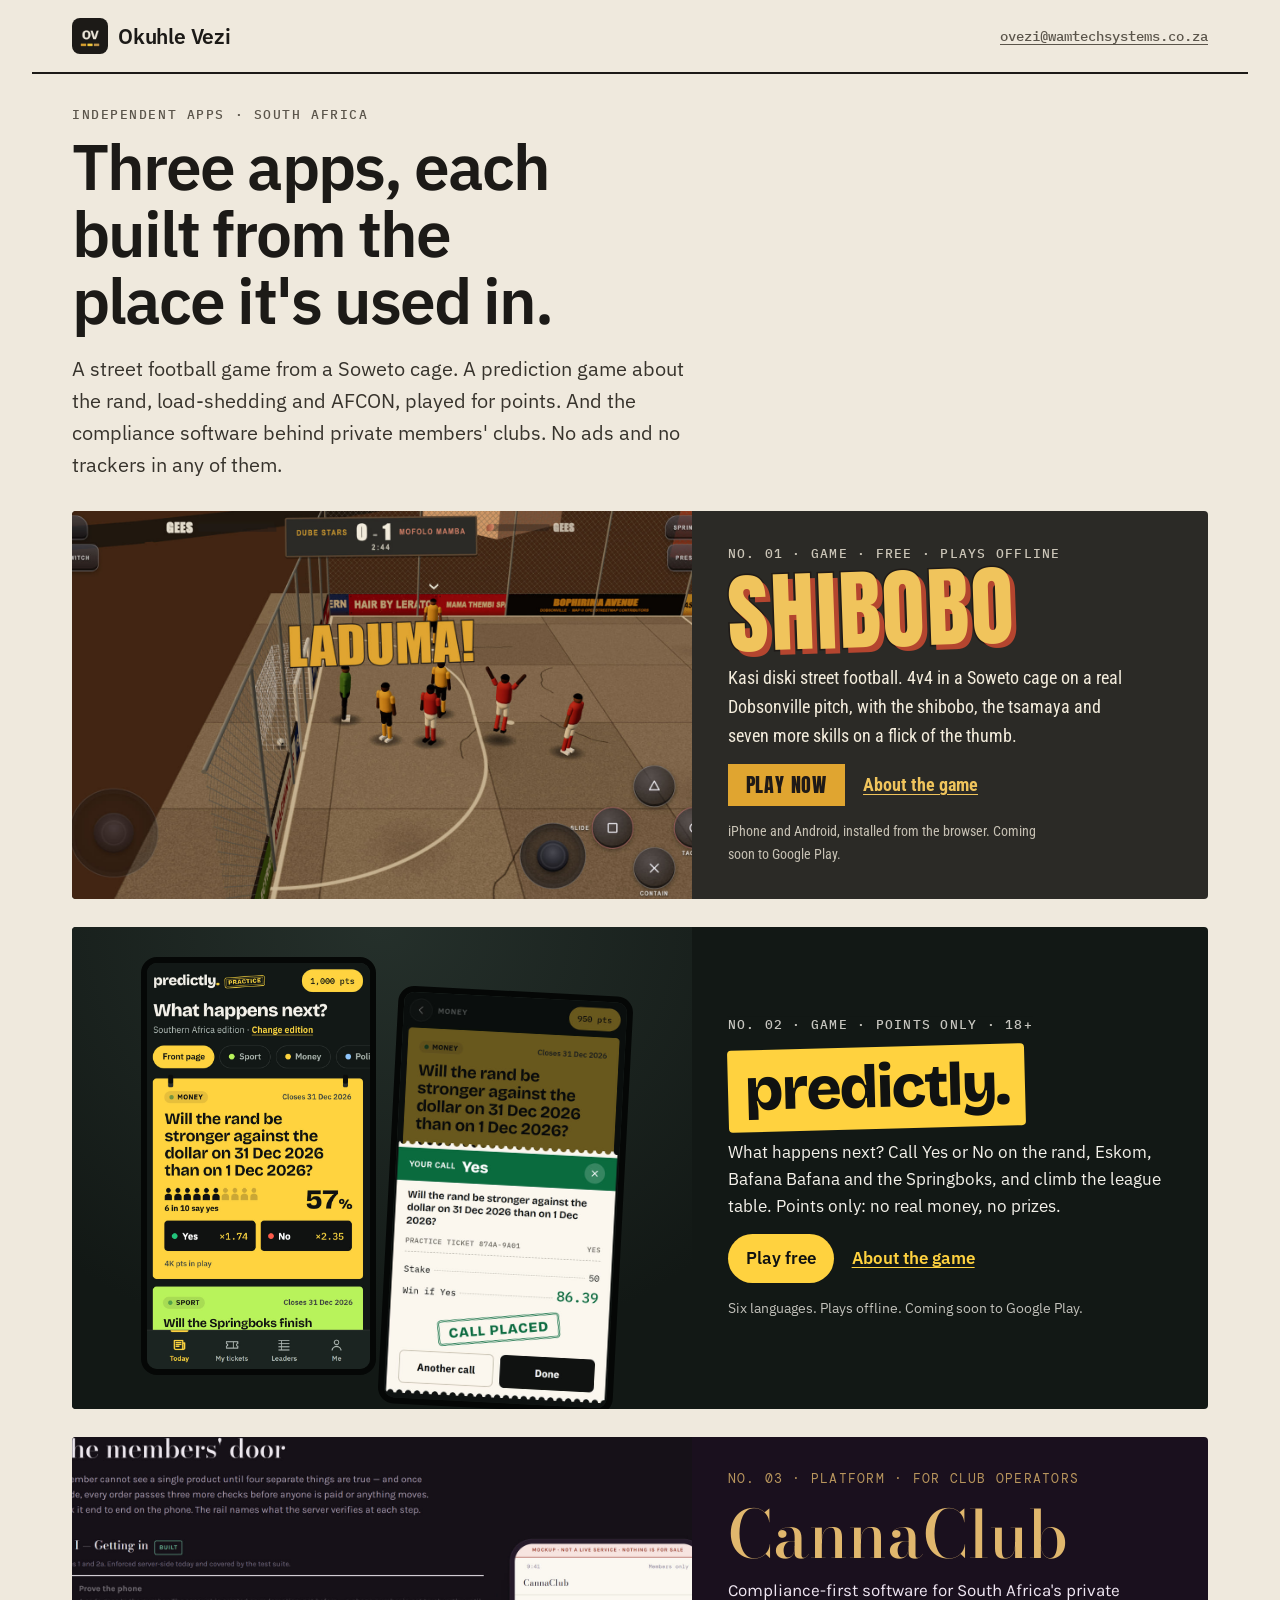
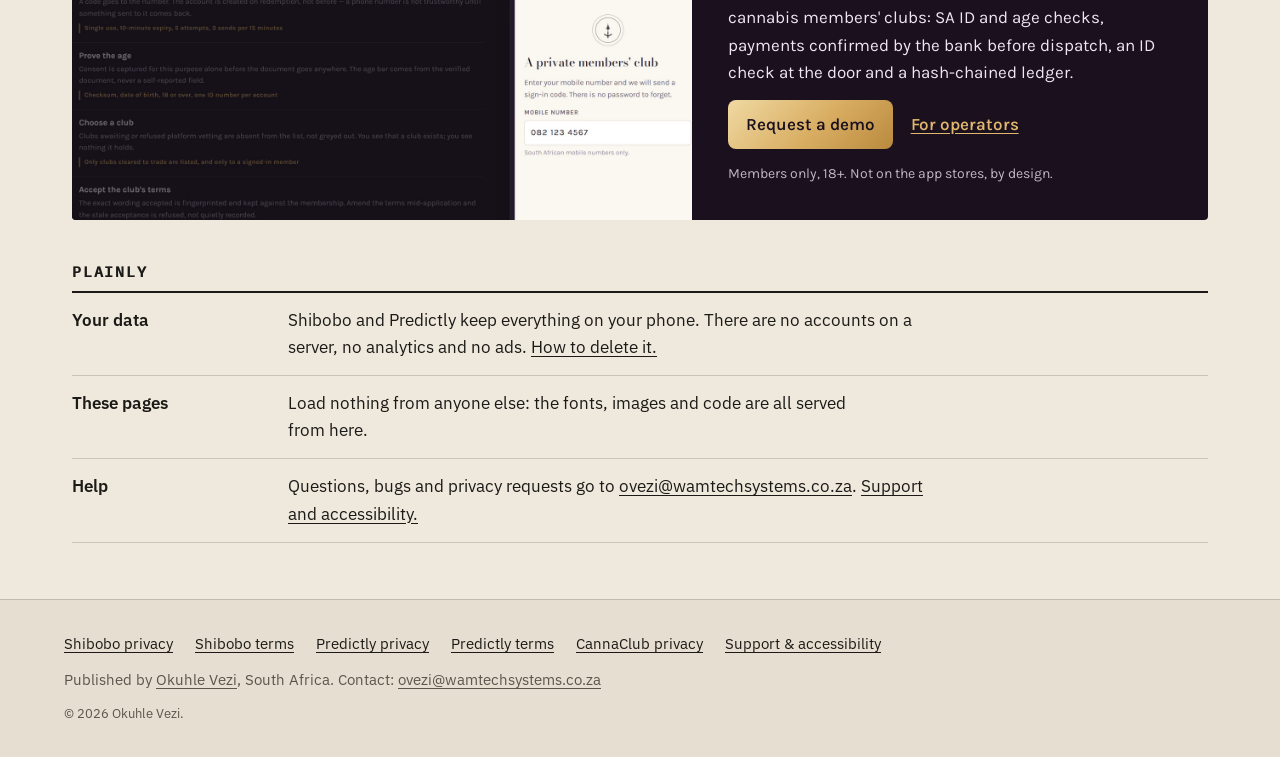
<file: index.html>
<!doctype html>
<html lang="en-ZA">
<head>
  <meta charset="utf-8">
  <meta name="viewport" content="width=device-width, initial-scale=1, viewport-fit=cover">
  <title>Okuhle Vezi: Shibobo, Predictly and CannaClub</title>
  <meta name="description" content="Independent apps made in South Africa: Shibobo, a kasi street football game; Predictly, a points-only prediction game; and CannaClub, compliance software for private members' clubs.">
  <link rel="canonical" href="https://okuvezi-dotcom.github.io/">
  <meta name="theme-color" content="#efe9dd">
  <meta name="color-scheme" content="light">
  <meta name="author" content="Okuhle Vezi">
  <link rel="icon" type="image/png" sizes="192x192" href="okuvezi-icon.png">
  <link rel="apple-touch-icon" href="okuvezi-touch.png">
  <meta property="og:type" content="website">
  <meta property="og:site_name" content="Okuhle Vezi">
  <meta property="og:locale" content="en_ZA">
  <meta property="og:url" content="https://okuvezi-dotcom.github.io/">
  <meta property="og:title" content="Okuhle Vezi">
  <meta property="og:description" content="Independent apps made in South Africa: Shibobo, a kasi street football game; Predictly, a points-only prediction game; and CannaClub, compliance software for private members' clubs.">
  <meta property="og:image" content="https://okuvezi-dotcom.github.io/og-okuvezi.jpg">
  <meta property="og:image:type" content="image/jpeg">
  <meta property="og:image:width" content="1200">
  <meta property="og:image:height" content="630">
  <meta property="og:image:alt" content="Shibobo, Predictly and CannaClub, by Okuhle Vezi">
  <meta name="twitter:card" content="summary_large_image">
  <meta name="twitter:title" content="Okuhle Vezi">
  <meta name="twitter:description" content="Independent apps made in South Africa: Shibobo, a kasi street football game; Predictly, a points-only prediction game; and CannaClub, compliance software for private members' clubs.">
  <meta name="twitter:image" content="https://okuvezi-dotcom.github.io/og-okuvezi.jpg">
  <meta name="twitter:image:alt" content="Shibobo, Predictly and CannaClub, by Okuhle Vezi">
  <link rel="preload" href="anton.woff2" as="font" type="font/woff2" crossorigin>
  <link rel="preload" href="bricolage.woff2" as="font" type="font/woff2" crossorigin>
  <link rel="stylesheet" href="base.css">
  <link rel="stylesheet" href="hub.css">
  <script src="site.js" defer></script>
</head>
<body class="hub">
<a class="skip" href="#main">Skip to content</a>

<header class="colophon">
  <a class="colophon__who" href="index.html"><img src="okuvezi-icon.png" alt="" width="36" height="36"><span>Okuhle Vezi</span></a>
  <a class="colophon__mail" href="mailto:ovezi@wamtechsystems.co.za">ovezi@wamtechsystems.co.za</a>
</header>

<main id="main">
  <section class="intro">
    <p class="intro__kicker">Independent apps · South Africa</p>

    <h1>Three apps, each built from the place it's used in.</h1>
    <p class="intro__lede">A street football game from a Soweto cage. A prediction game about the rand, load-shedding and AFCON, played for points. And the compliance software behind private members' clubs. No ads and no trackers in any of them.</p>

  </section>

  <ol class="catalogue">
    <li class="cat cat--shibobo">
      <a class="cat__pic" href="shibobo.html" tabindex="-1" aria-hidden="true"><img src="shibobo-poster.jpg" width="1600" height="900" alt=""></a>
      <div class="cat__body">
        <p class="cat__no">No. 01 · Game · Free · Plays offline</p>
        <h2><a href="shibobo.html">Shibobo</a></h2>
        <p>Kasi diski street football. 4v4 in a Soweto cage on a real Dobsonville pitch, with the shibobo, the tsamaya and seven more skills on a flick of the thumb.</p>
        <p class="cat__links"><a class="go" href="https://okuvezi-dotcom.github.io/shibobo/">Play now</a><a href="shibobo.html">About the game</a></p>
        <p class="cat__status">iPhone and Android, installed from the browser. Coming soon to Google Play.</p>
      </div>
    </li>

    <li class="cat cat--predictly">
      <a class="cat__pic" href="predictly.html" tabindex="-1" aria-hidden="true">
        <img src="predictly-poster.jpg" width="720" height="1280" alt="" loading="lazy">
        <img src="predictly-ticket.jpg" width="540" height="960" alt="" loading="lazy">
      </a>
      <div class="cat__body">
        <p class="cat__no">No. 02 · Game · Points only · 18+</p>
        <h2><a href="predictly.html">predictly<i>.</i></a></h2>
        <p>What happens next? Call Yes or No on the rand, Eskom, Bafana Bafana and the Springboks, and climb the league table. Points only: no real money, no prizes.</p>
        <p class="cat__links"><a class="go" href="https://okuvezi-dotcom.github.io/predictly-app/">Play free</a><a href="predictly.html">About the game</a></p>
        <p class="cat__status">Six languages. Plays offline. Coming soon to Google Play.</p>
      </div>
    </li>


    <li class="cat cat--cannaclub">
      <a class="cat__pic" href="cannaclub.html" tabindex="-1" aria-hidden="true"><img src="cannaclub-poster.jpg" width="1600" height="900" alt="" loading="lazy"></a>
      <div class="cat__body">
        <p class="cat__no">No. 03 · Platform · For club operators</p>
        <h2><a href="cannaclub.html">CannaClub</a></h2>
        <p>Compliance-first software for South Africa's private cannabis members' clubs: SA ID and age checks, payments confirmed by the bank before dispatch, an ID check at the door and a hash-chained ledger.</p>
        <p class="cat__links"><a class="go" href="cannaclub.html#demo-h">Request a demo</a><a href="cannaclub.html">For operators</a></p>
        <p class="cat__status">Members only, 18+. Not on the app stores, by design.</p>
      </div>
    </li>

  </ol>

  <section class="plain" aria-labelledby="plain-h">
    <h2 id="plain-h">Plainly</h2>
    <dl>
      <div><dt>Your data</dt><dd>Shibobo and Predictly keep everything on your phone. There are no accounts on a server, no analytics and no ads. <a href="support.html#delete">How to delete it.</a></dd></div>
      <div><dt>These pages</dt><dd>Load nothing from anyone else: the fonts, images and code are all served from here.</dd></div>
      <div><dt>Help</dt><dd>Questions, bugs and privacy requests go to <a href="mailto:ovezi@wamtechsystems.co.za">ovezi@wamtechsystems.co.za</a>. <a href="support.html">Support and accessibility.</a></dd></div>
    </dl>
  </section>
</main>
<footer class="site-foot">
  <div class="site-foot__in">
    <nav aria-label="Policies and help"><ul><li><a href="shibobo-privacy.html">Shibobo privacy</a></li><li><a href="shibobo-terms.html">Shibobo terms</a></li><li><a href="predictly-privacy.html">Predictly privacy</a></li><li><a href="predictly-terms.html">Predictly terms</a></li><li><a href="cannaclub-privacy.html">CannaClub privacy</a></li><li><a href="support.html">Support &amp; accessibility</a></li></ul></nav>
    <p class="site-foot__who">Published by <a href="index.html">Okuhle Vezi</a>, South Africa. Contact: <a href="mailto:ovezi@wamtechsystems.co.za">ovezi@wamtechsystems.co.za</a></p>
    <p class="site-foot__small">© 2026 Okuhle Vezi.</p>
  </div>
</footer>
</body>
</html>
</file>
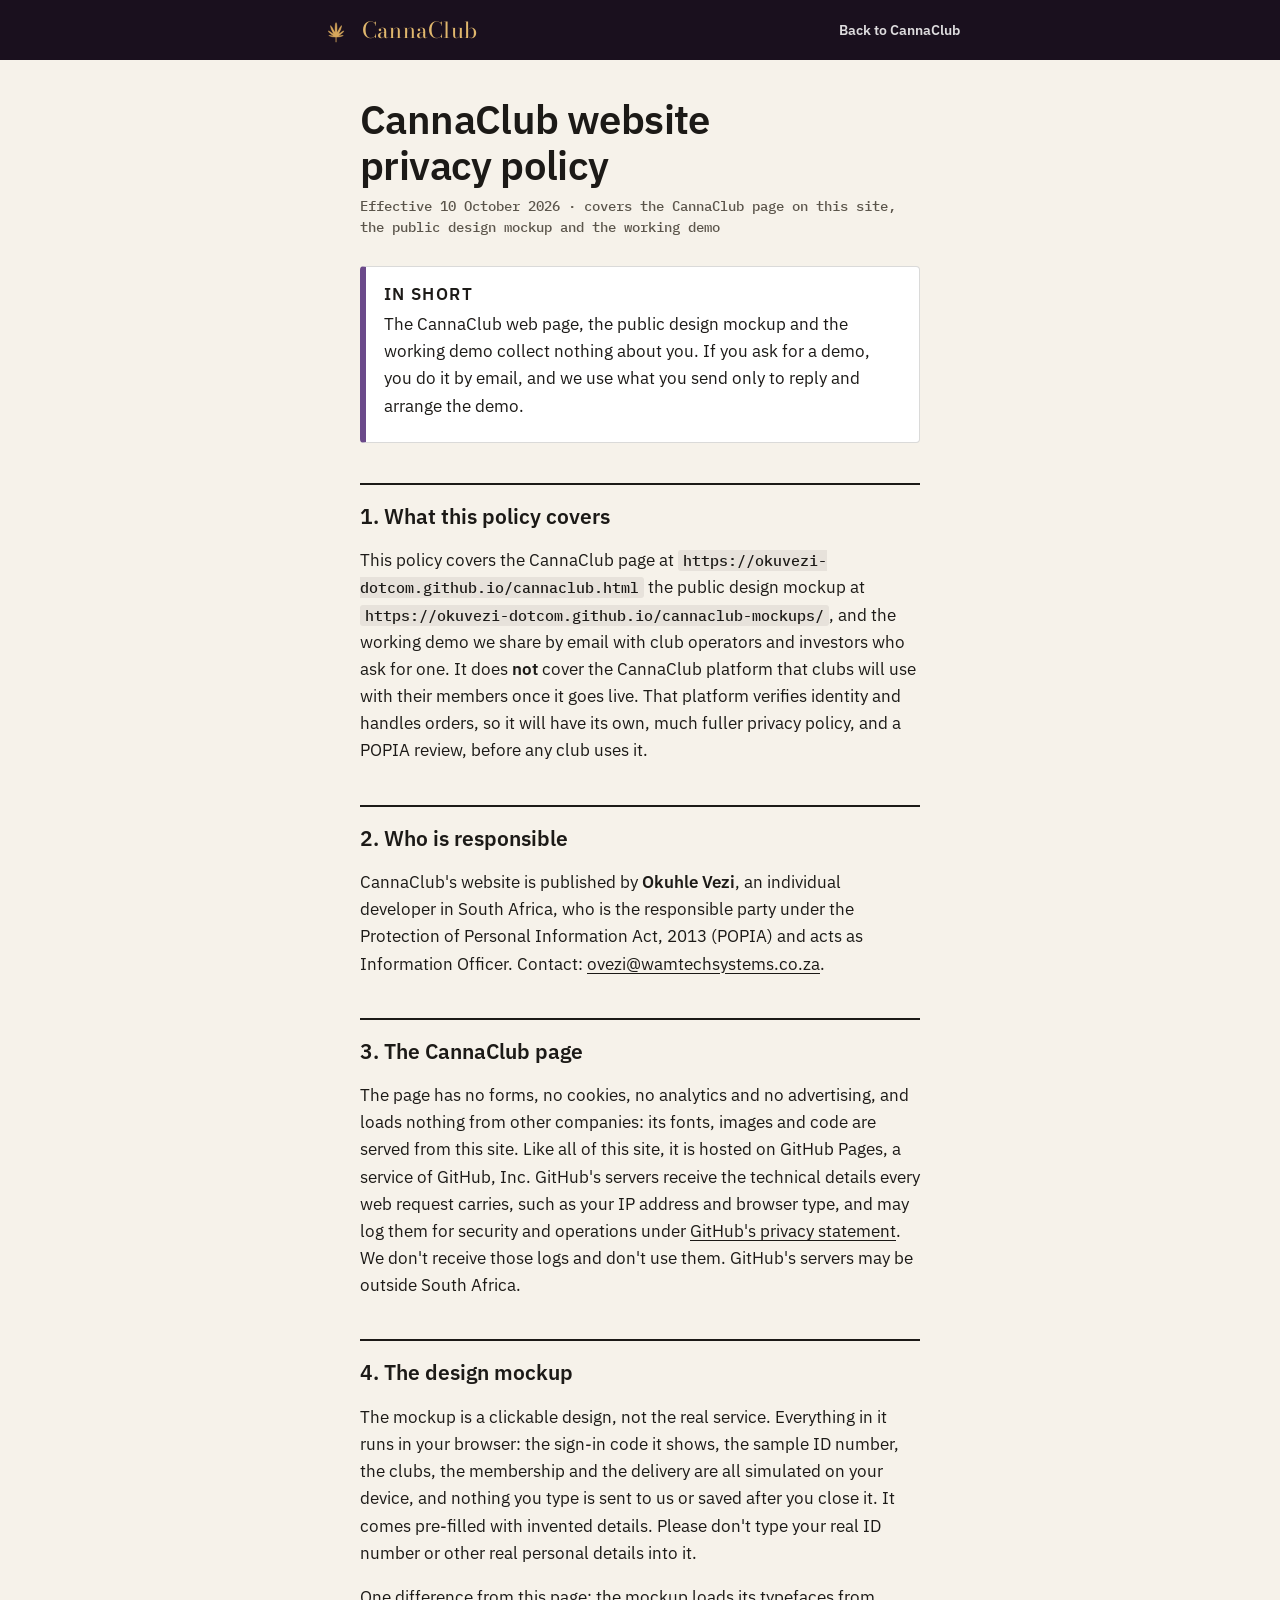
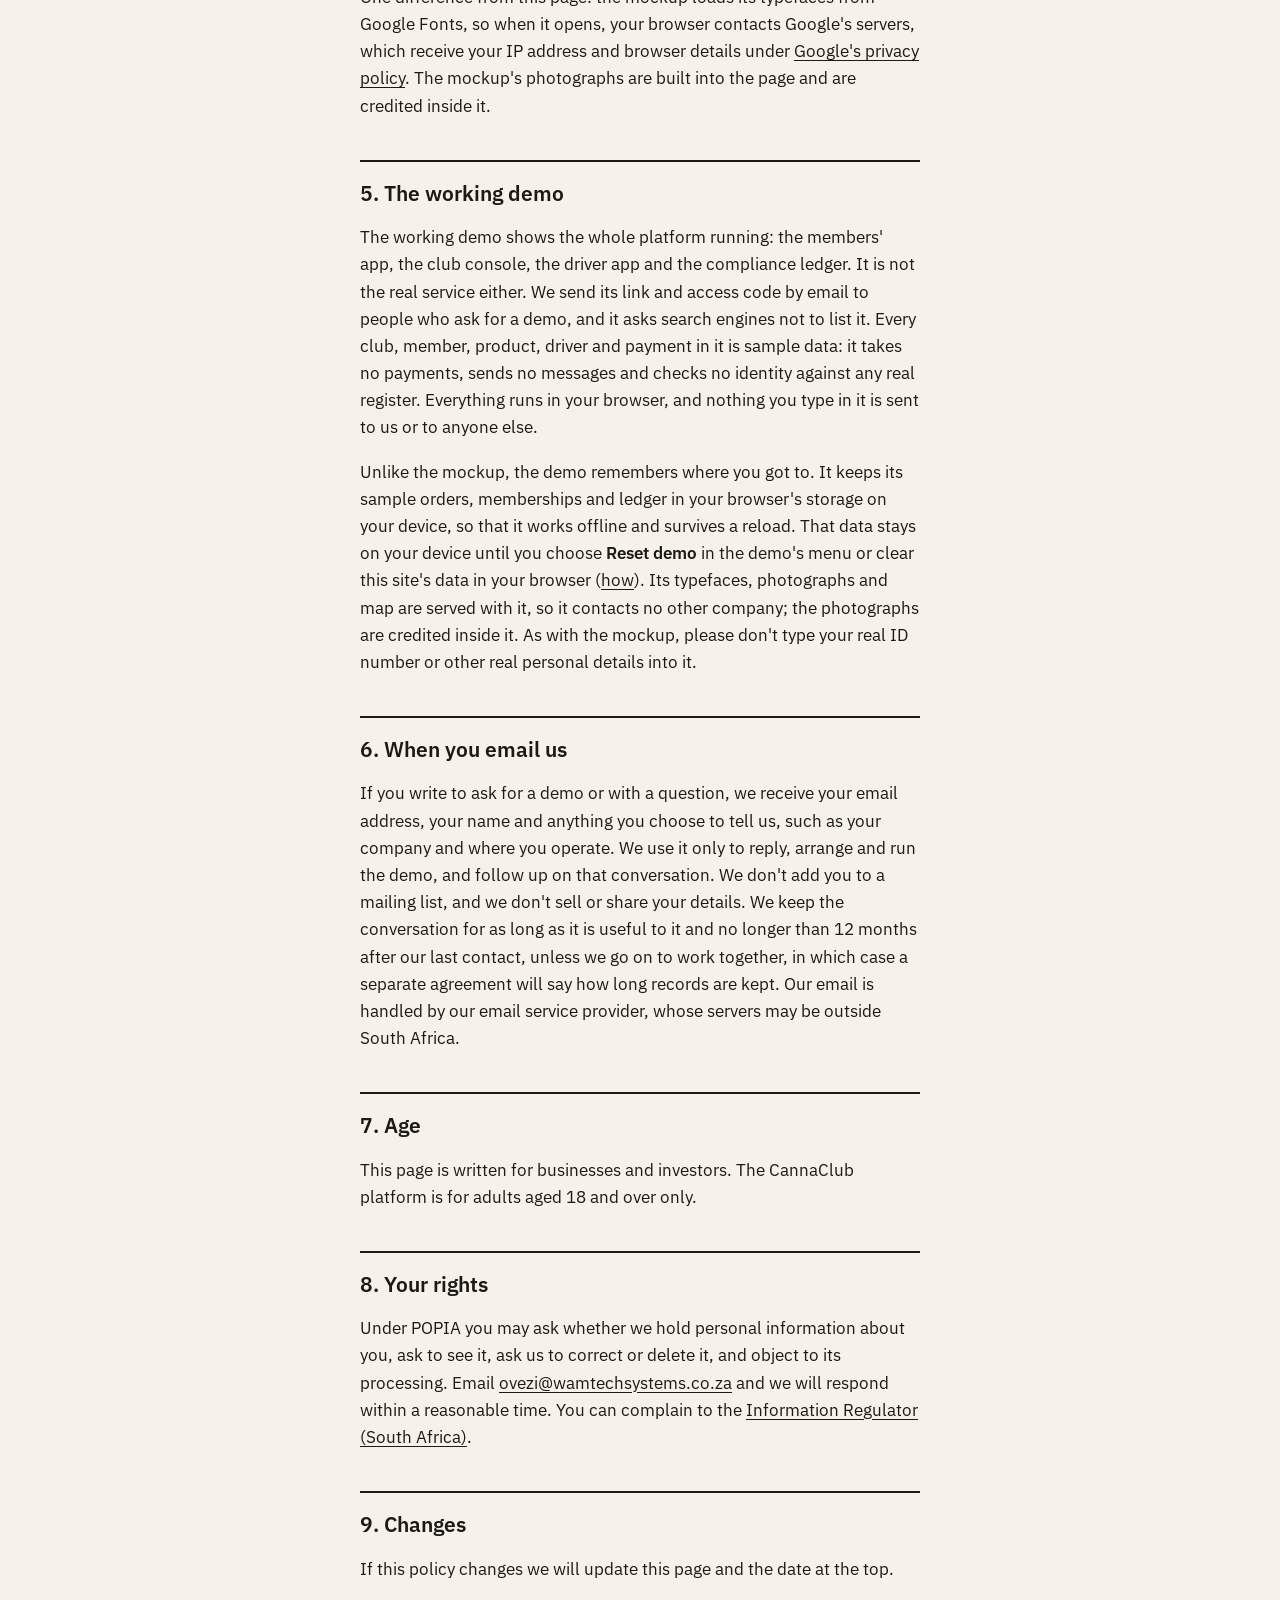
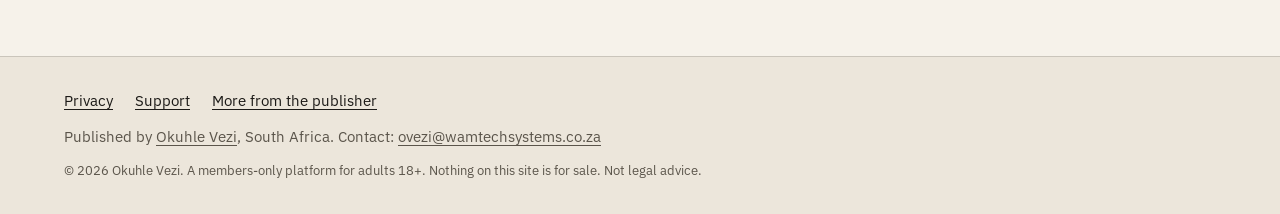
<file: cannaclub-privacy.html>
<!doctype html>
<html lang="en-ZA">
<head>
  <meta charset="utf-8">
  <meta name="viewport" content="width=device-width, initial-scale=1, viewport-fit=cover">
  <title>CannaClub website privacy policy</title>
  <meta name="description" content="How the CannaClub website and public design mockup handle information: nothing is collected, and demo enquiries arrive by email.">
  <link rel="canonical" href="https://okuvezi-dotcom.github.io/cannaclub-privacy.html">
  <meta name="theme-color" content="#1a101e">
  <meta name="color-scheme" content="light">
  <meta name="author" content="Okuhle Vezi">
  <link rel="icon" type="image/png" sizes="192x192" href="cannaclub-icon.png">
  <link rel="apple-touch-icon" href="cannaclub-touch.png">
  <meta property="og:type" content="website">
  <meta property="og:site_name" content="Okuhle Vezi">
  <meta property="og:locale" content="en_ZA">
  <meta property="og:url" content="https://okuvezi-dotcom.github.io/cannaclub-privacy.html">
  <meta property="og:title" content="CannaClub website privacy policy">
  <meta property="og:description" content="How the CannaClub website and public design mockup handle information: nothing is collected, and demo enquiries arrive by email.">
  <meta property="og:image" content="https://okuvezi-dotcom.github.io/og-cannaclub.jpg">
  <meta property="og:image:type" content="image/jpeg">
  <meta property="og:image:width" content="1200">
  <meta property="og:image:height" content="630">
  <meta property="og:image:alt" content="CannaClub">
  <meta name="twitter:card" content="summary_large_image">
  <meta name="twitter:title" content="CannaClub website privacy policy">
  <meta name="twitter:description" content="How the CannaClub website and public design mockup handle information: nothing is collected, and demo enquiries arrive by email.">
  <meta name="twitter:image" content="https://okuvezi-dotcom.github.io/og-cannaclub.jpg">
  <meta name="twitter:image:alt" content="CannaClub">
  <link rel="preload" href="plex-sans-400.woff2" as="font" type="font/woff2" crossorigin>
  <link rel="stylesheet" href="base.css">
  <script src="site.js" defer></script>
</head>
<body class="legal app-cannaclub">
<!--
  NOTE FOR THE PUBLISHER (not shown on the page): this was drafted in plain language from what the app's code actually does. It is not legal advice. Have a South African attorney review it before a commercial launch, and re-check it whenever the app starts sending anything off the device.
-->
<a class="skip" href="#main">Skip to content</a>
<header class="doc-top">
  <div class="doc-top__in">
    <a href="cannaclub.html"><img src="cannaclub-icon.png" alt="" width="32" height="32"><span class="name">CannaClub</span></a>
    <a class="back" href="cannaclub.html">Back to CannaClub</a>
  </div>
</header>

<main id="main" class="doc">
  <h1>CannaClub website privacy policy</h1>
  <p class="meta">Effective 10 October 2026 · covers the CannaClub page on this site, the public design mockup and the working demo</p>

  <section class="short" aria-labelledby="short-h">
    <h2 id="short-h">In short</h2>
    <p>The CannaClub web page, the public design mockup and the working demo collect nothing about you. If you ask for a demo, you do it by email, and we use what you send only to reply and arrange the demo.</p>
  </section>

  <h2 id="scope">1. What this policy covers</h2>
  <p>This policy covers the CannaClub page at <code>https://okuvezi-dotcom.github.io/cannaclub.html</code> the public design mockup at <code>https://okuvezi-dotcom.github.io/cannaclub-mockups/</code>, and the working demo we share by email with club operators and investors who ask for one. It does <strong>not</strong> cover the CannaClub platform that clubs will use with their members once it goes live. That platform verifies identity and handles orders, so it will have its own, much fuller privacy policy, and a POPIA review, before any club uses it.</p>

  <h2 id="who">2. Who is responsible</h2>
  <p>CannaClub's website is published by <strong>Okuhle Vezi</strong>, an individual developer in South Africa, who is the responsible party under the Protection of Personal Information Act, 2013 (POPIA) and acts as Information Officer. Contact: <a href="mailto:ovezi@wamtechsystems.co.za">ovezi@wamtechsystems.co.za</a>.</p>

  <h2 id="page">3. The CannaClub page</h2>
  <p>The page has no forms, no cookies, no analytics and no advertising, and loads nothing from other companies: its fonts, images and code are served from this site. Like all of this site, it is hosted on GitHub Pages, a service of GitHub, Inc. GitHub's servers receive the technical details every web request carries, such as your IP address and browser type, and may log them for security and operations under <a href="https://docs.github.com/en/site-policy/privacy-policies/github-general-privacy-statement">GitHub's privacy statement</a>. We don't receive those logs and don't use them. GitHub's servers may be outside South Africa.</p>

  <h2 id="mockup">4. The design mockup</h2>
  <p>The mockup is a clickable design, not the real service. Everything in it runs in your browser: the sign-in code it shows, the sample ID number, the clubs, the membership and the delivery are all simulated on your device, and nothing you type is sent to us or saved after you close it. It comes pre-filled with invented details. Please don't type your real ID number or other real personal details into it.</p>
  <p>One difference from this page: the mockup loads its typefaces from Google Fonts, so when it opens, your browser contacts Google's servers, which receive your IP address and browser details under <a href="https://policies.google.com/privacy">Google's privacy policy</a>. The mockup's photographs are built into the page and are credited inside it.</p>

  <h2 id="demo">5. The working demo</h2>
  <p>The working demo shows the whole platform running: the members' app, the club console, the driver app and the compliance ledger. It is not the real service either. We send its link and access code by email to people who ask for a demo, and it asks search engines not to list it. Every club, member, product, driver and payment in it is sample data: it takes no payments, sends no messages and checks no identity against any real register. Everything runs in your browser, and nothing you type in it is sent to us or to anyone else.</p>
  <p>Unlike the mockup, the demo remembers where you got to. It keeps its sample orders, memberships and ledger in your browser's storage on your device, so that it works offline and survives a reload. That data stays on your device until you choose <strong>Reset demo</strong> in the demo's menu or clear this site's data in your browser (<a href="support.html#delete">how</a>). Its typefaces, photographs and map are served with it, so it contacts no other company; the photographs are credited inside it. As with the mockup, please don't type your real ID number or other real personal details into it.</p>

  <h2 id="email">6. When you email us</h2>
  <p>If you write to ask for a demo or with a question, we receive your email address, your name and anything you choose to tell us, such as your company and where you operate. We use it only to reply, arrange and run the demo, and follow up on that conversation. We don't add you to a mailing list, and we don't sell or share your details. We keep the conversation for as long as it is useful to it and no longer than 12 months after our last contact, unless we go on to work together, in which case a separate agreement will say how long records are kept. Our email is handled by our email service provider, whose servers may be outside South Africa.</p>

  <h2 id="age">7. Age</h2>
  <p>This page is written for businesses and investors. The CannaClub platform is for adults aged 18 and over only.</p>

  <h2 id="rights">8. Your rights</h2>
  <p>Under POPIA you may ask whether we hold personal information about you, ask to see it, ask us to correct or delete it, and object to its processing. Email <a href="mailto:ovezi@wamtechsystems.co.za">ovezi@wamtechsystems.co.za</a> and we will respond within a reasonable time. You can complain to the <a href="https://inforegulator.org.za/">Information Regulator (South Africa)</a>.</p>

  <h2 id="changes">9. Changes</h2>
  <p>If this policy changes we will update this page and the date at the top.</p>
</main>
<footer class="site-foot">
  <div class="site-foot__in">
    <nav aria-label="Policies and help"><ul><li><a href="cannaclub-privacy.html">Privacy</a></li><li><a href="support.html">Support</a></li><li><a href="index.html">More from the publisher</a></li></ul></nav>
    <p class="site-foot__who">Published by <a href="index.html">Okuhle Vezi</a>, South Africa. Contact: <a href="mailto:ovezi@wamtechsystems.co.za">ovezi@wamtechsystems.co.za</a></p>
    <p class="site-foot__small">© 2026 Okuhle Vezi. A members-only platform for adults 18+. Nothing on this site is for sale. Not legal advice.</p>
  </div>
</footer>
</body>
</html>
</file>
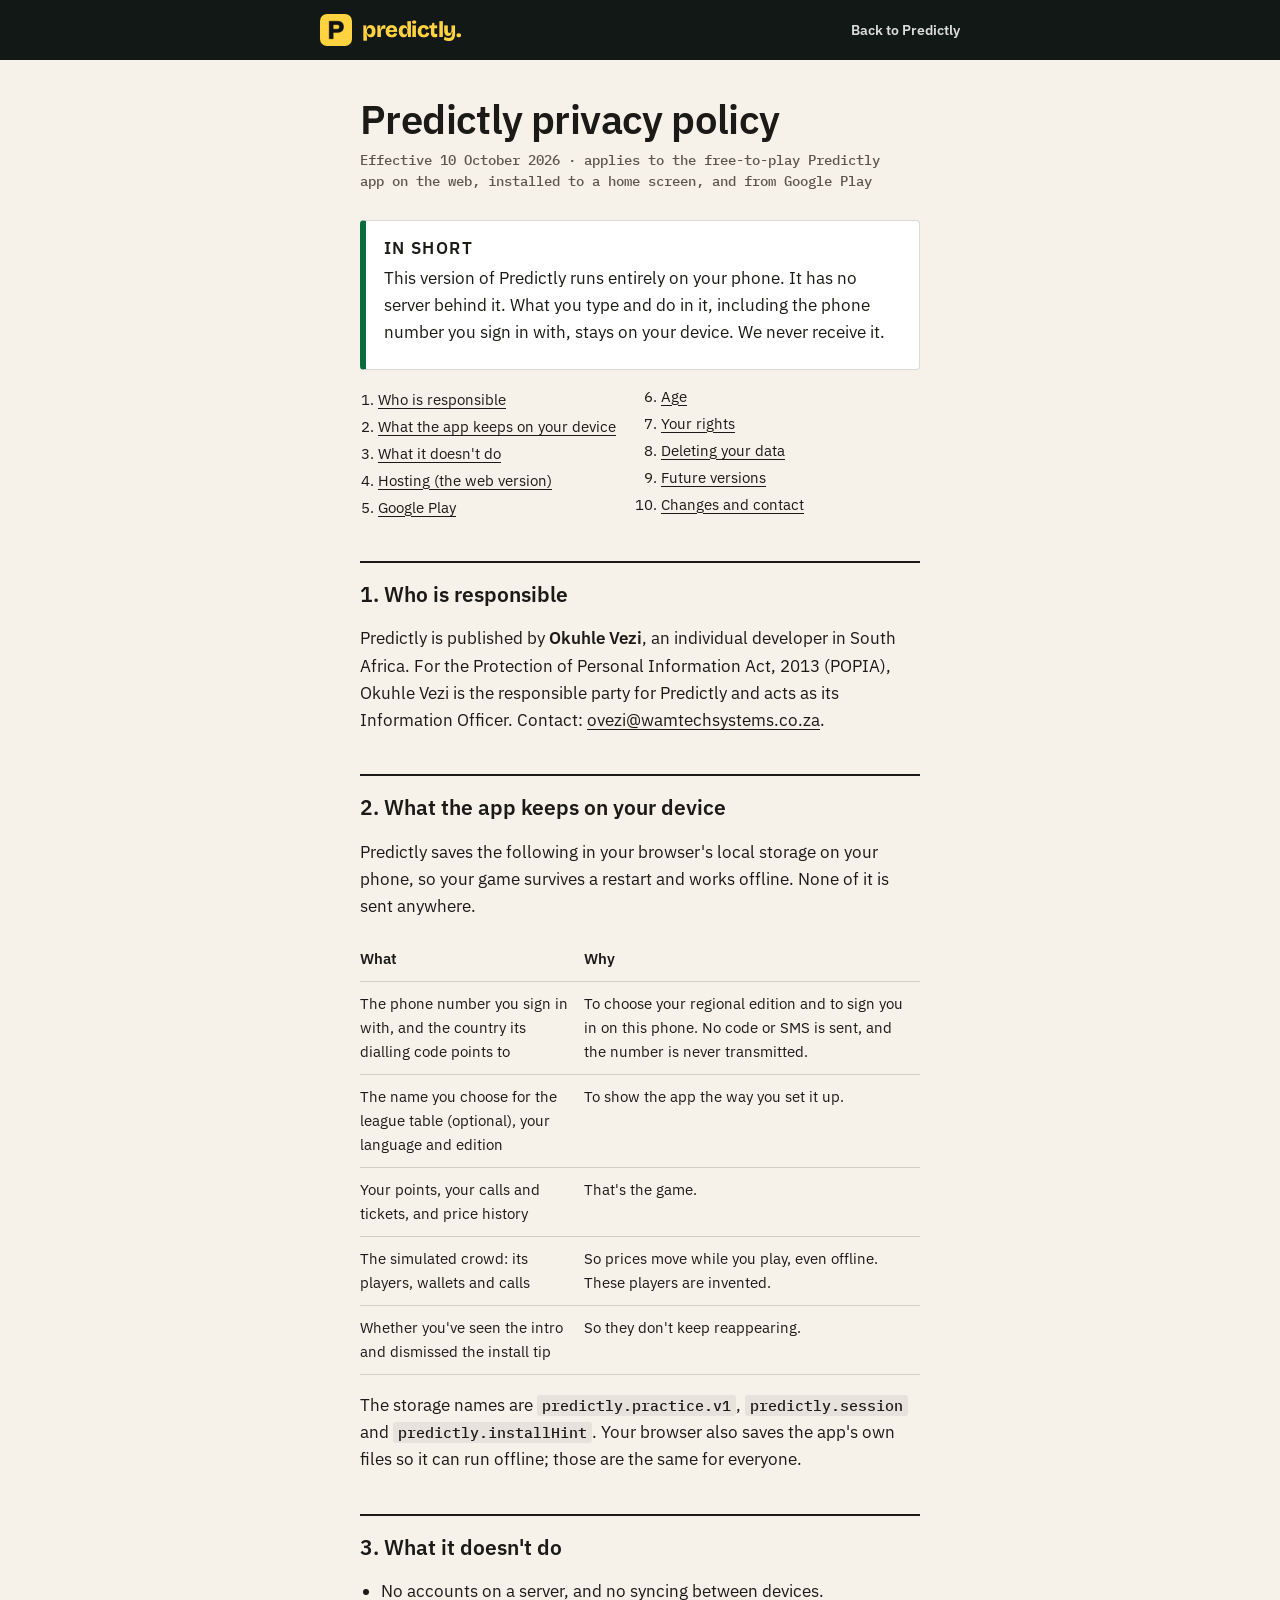
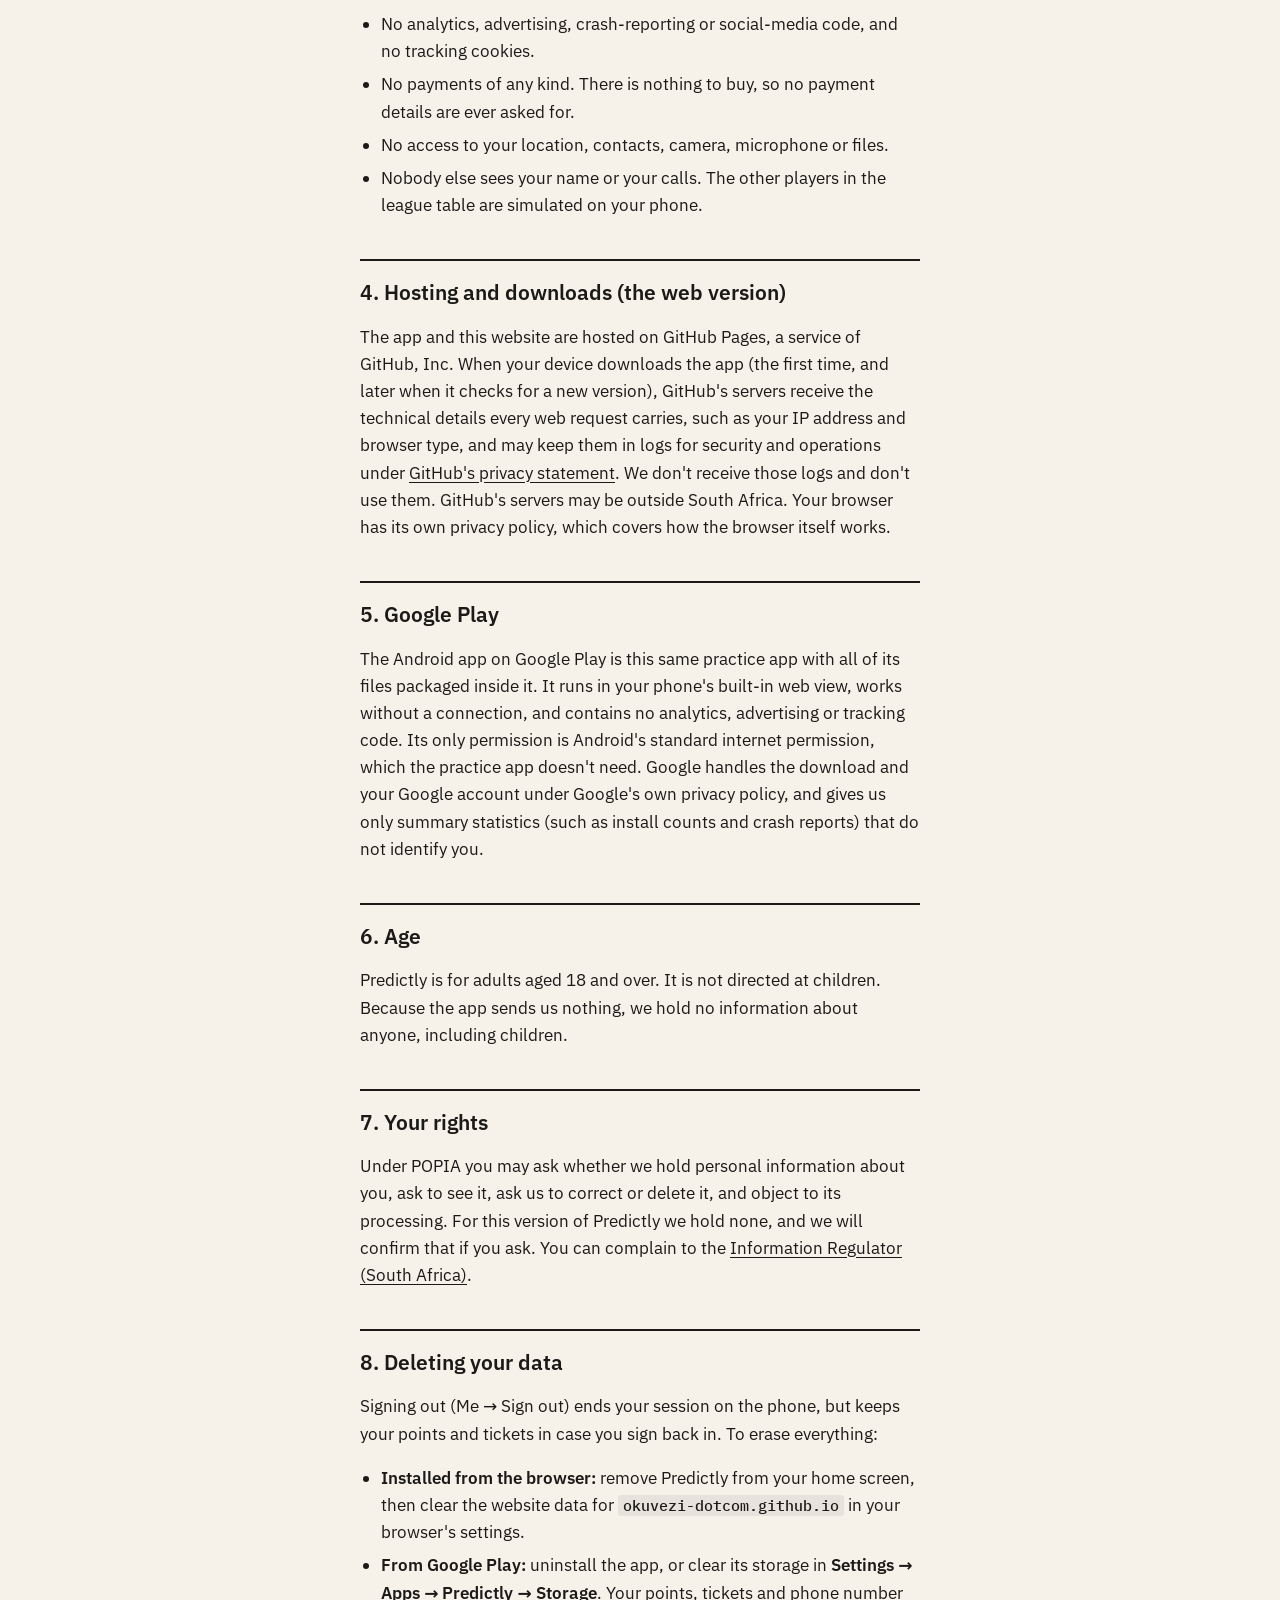
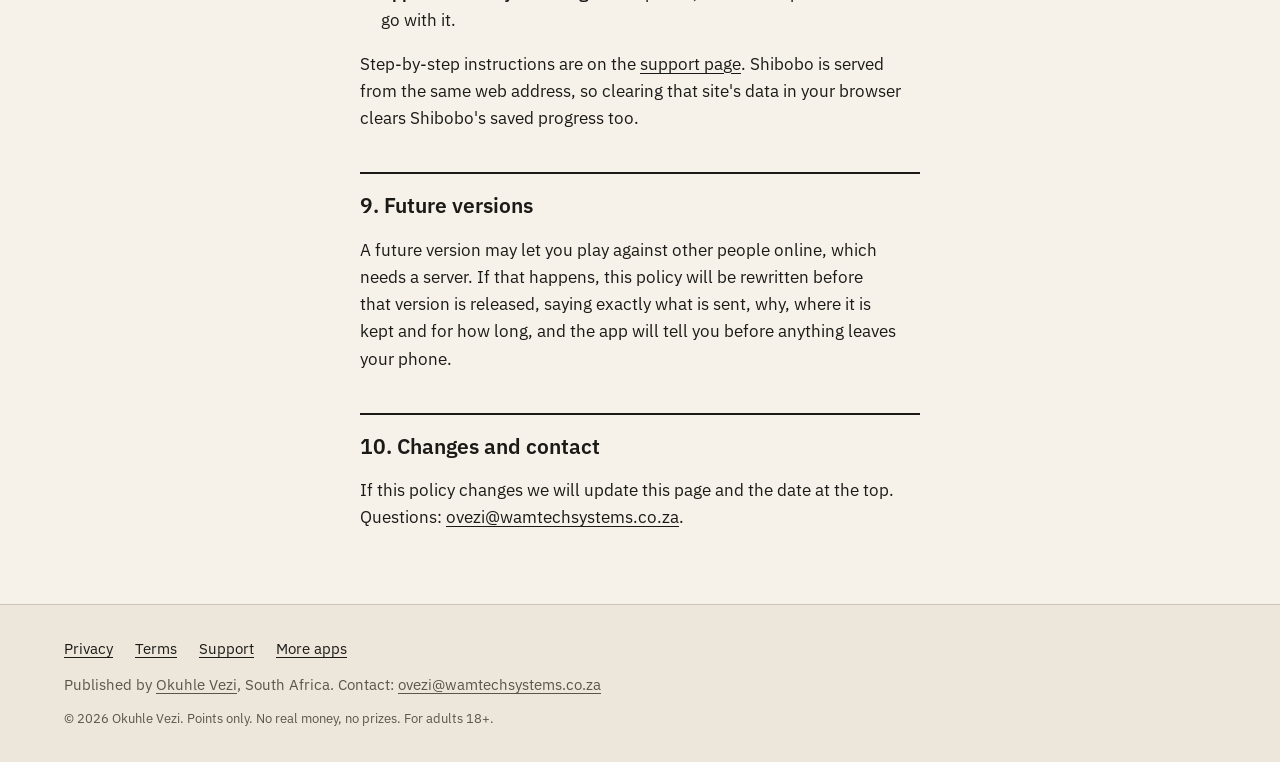
<file: predictly-privacy.html>
<!doctype html>
<html lang="en-ZA">
<head>
  <meta charset="utf-8">
  <meta name="viewport" content="width=device-width, initial-scale=1, viewport-fit=cover">
  <title>Predictly privacy policy</title>
  <meta name="description" content="What the Predictly app keeps on your phone, why none of it is sent anywhere, and how to delete it.">
  <link rel="canonical" href="https://okuvezi-dotcom.github.io/predictly-privacy.html">
  <meta name="theme-color" content="#121815">
  <meta name="color-scheme" content="light">
  <meta name="author" content="Okuhle Vezi">
  <link rel="icon" type="image/png" sizes="192x192" href="predictly-icon.png">
  <link rel="apple-touch-icon" href="predictly-touch.png">
  <meta property="og:type" content="website">
  <meta property="og:site_name" content="Okuhle Vezi">
  <meta property="og:locale" content="en_ZA">
  <meta property="og:url" content="https://okuvezi-dotcom.github.io/predictly-privacy.html">
  <meta property="og:title" content="Predictly privacy policy">
  <meta property="og:description" content="What the Predictly app keeps on your phone, why none of it is sent anywhere, and how to delete it.">
  <meta property="og:image" content="https://okuvezi-dotcom.github.io/og-predictly.jpg">
  <meta property="og:image:type" content="image/jpeg">
  <meta property="og:image:width" content="1200">
  <meta property="og:image:height" content="630">
  <meta property="og:image:alt" content="Predictly">
  <meta name="twitter:card" content="summary_large_image">
  <meta name="twitter:title" content="Predictly privacy policy">
  <meta name="twitter:description" content="What the Predictly app keeps on your phone, why none of it is sent anywhere, and how to delete it.">
  <meta name="twitter:image" content="https://okuvezi-dotcom.github.io/og-predictly.jpg">
  <meta name="twitter:image:alt" content="Predictly">
  <link rel="preload" href="plex-sans-400.woff2" as="font" type="font/woff2" crossorigin>
  <link rel="stylesheet" href="base.css">
  <script src="site.js" defer></script>
</head>
<body class="legal app-predictly">
<!--
  NOTE FOR THE PUBLISHER (not shown on the page): this was drafted in plain language from what the app's code actually does. It is not legal advice. Have a South African attorney review it before a commercial launch, and re-check it whenever the app starts sending anything off the device.
-->
<a class="skip" href="#main">Skip to content</a>
<header class="doc-top">
  <div class="doc-top__in">
    <a href="predictly.html"><img src="predictly-icon.png" alt="" width="32" height="32"><span class="name">predictly.</span></a>
    <a class="back" href="predictly.html">Back to Predictly</a>
  </div>
</header>

<main id="main" class="doc">
  <h1>Predictly privacy policy</h1>
  <p class="meta">Effective 10 October 2026 · applies to the free-to-play Predictly app on the web, installed to a home screen, and from Google Play</p>

  <section class="short" aria-labelledby="short-h">
    <h2 id="short-h">In short</h2>
    <p>This version of Predictly runs entirely on your phone. It has no server behind it. What you type and do in it, including the phone number you sign in with, stays on your device. We never receive it.</p>
  </section>

  <ol class="toc">
    <li><a href="#who">Who is responsible</a></li>
    <li><a href="#device">What the app keeps on your device</a></li>
    <li><a href="#not">What it doesn't do</a></li>
    <li><a href="#hosting">Hosting (the web version)</a></li>
    <li><a href="#play">Google Play</a></li>
    <li><a href="#age">Age</a></li>
    <li><a href="#rights">Your rights</a></li>
    <li><a href="#delete">Deleting your data</a></li>
    <li><a href="#future">Future versions</a></li>
    <li><a href="#changes">Changes and contact</a></li>
  </ol>

  <h2 id="who">1. Who is responsible</h2>
  <p>Predictly is published by <strong>Okuhle Vezi</strong>, an individual developer in South Africa. For the Protection of Personal Information Act, 2013 (POPIA), Okuhle Vezi is the responsible party for Predictly and acts as its Information Officer. Contact: <a href="mailto:ovezi@wamtechsystems.co.za">ovezi@wamtechsystems.co.za</a>.</p>

  <h2 id="device">2. What the app keeps on your device</h2>
  <p>Predictly saves the following in your browser's local storage on your phone, so your game survives a restart and works offline. None of it is sent anywhere.</p>
  <table>
    <thead><tr><th scope="col">What</th><th scope="col">Why</th></tr></thead>
    <tbody>
      <tr><td data-h="What">The phone number you sign in with, and the country its dialling code points to</td><td data-h="Why">To choose your regional edition and to sign you in on this phone. No code or SMS is sent, and the number is never transmitted.</td></tr>
      <tr><td data-h="What">The name you choose for the league table (optional), your language and edition</td><td data-h="Why">To show the app the way you set it up.</td></tr>
      <tr><td data-h="What">Your points, your calls and tickets, and price history</td><td data-h="Why">That's the game.</td></tr>
      <tr><td data-h="What">The simulated crowd: its players, wallets and calls</td><td data-h="Why">So prices move while you play, even offline. These players are invented.</td></tr>
      <tr><td data-h="What">Whether you've seen the intro and dismissed the install tip</td><td data-h="Why">So they don't keep reappearing.</td></tr>
    </tbody>
  </table>
  <p>The storage names are <code>predictly.practice.v1</code>, <code>predictly.session</code> and <code>predictly.installHint</code>. Your browser also saves the app's own files so it can run offline; those are the same for everyone.</p>

  <h2 id="not">3. What it doesn't do</h2>
  <ul>
    <li>No accounts on a server, and no syncing between devices.</li>
    <li>No analytics, advertising, crash-reporting or social-media code, and no tracking cookies.</li>
    <li>No payments of any kind. There is nothing to buy, so no payment details are ever asked for.</li>
    <li>No access to your location, contacts, camera, microphone or files.</li>
    <li>Nobody else sees your name or your calls. The other players in the league table are simulated on your phone.</li>
  </ul>

  <h2 id="hosting">4. Hosting and downloads (the web version)</h2>
  <p>The app and this website are hosted on GitHub Pages, a service of GitHub, Inc. When your device downloads the app (the first time, and later when it checks for a new version), GitHub's servers receive the technical details every web request carries, such as your IP address and browser type, and may keep them in logs for security and operations under <a href="https://docs.github.com/en/site-policy/privacy-policies/github-general-privacy-statement">GitHub's privacy statement</a>. We don't receive those logs and don't use them. GitHub's servers may be outside South Africa. Your browser has its own privacy policy, which covers how the browser itself works.</p>

  <h2 id="play">5. Google Play</h2>
  <p>The Android app on Google Play is this same practice app with all of its files packaged inside it. It runs in your phone's built-in web view, works without a connection, and contains no analytics, advertising or tracking code. Its only permission is Android's standard internet permission, which the practice app doesn't need. Google handles the download and your Google account under Google's own privacy policy, and gives us only summary statistics (such as install counts and crash reports) that do not identify you.</p>

  <h2 id="age">6. Age</h2>
  <p>Predictly is for adults aged 18 and over. It is not directed at children. Because the app sends us nothing, we hold no information about anyone, including children.</p>

  <h2 id="rights">7. Your rights</h2>
  <p>Under POPIA you may ask whether we hold personal information about you, ask to see it, ask us to correct or delete it, and object to its processing. For this version of Predictly we hold none, and we will confirm that if you ask. You can complain to the <a href="https://inforegulator.org.za/">Information Regulator (South Africa)</a>.</p>

  <h2 id="delete">8. Deleting your data</h2>
  <p>Signing out (Me → Sign out) ends your session on the phone, but keeps your points and tickets in case you sign back in. To erase everything:</p>
  <ul>
    <li><strong>Installed from the browser:</strong> remove Predictly from your home screen, then clear the website data for <code>okuvezi-dotcom.github.io</code> in your browser's settings.</li>
    <li><strong>From Google Play:</strong> uninstall the app, or clear its storage in <strong>Settings → Apps → Predictly → Storage</strong>. Your points, tickets and phone number go with it.</li>
  </ul>
  <p>Step-by-step instructions are on the <a href="support.html#delete">support page</a>. Shibobo is served from the same web address, so clearing that site's data in your browser clears Shibobo's saved progress too.</p>

  <h2 id="future">9. Future versions</h2>
  <p>A future version may let you play against other people online, which needs a server. If that happens, this policy will be rewritten before that version is released, saying exactly what is sent, why, where it is kept and for how long, and the app will tell you before anything leaves your phone.</p>

  <h2 id="changes">10. Changes and contact</h2>
  <p>If this policy changes we will update this page and the date at the top. Questions: <a href="mailto:ovezi@wamtechsystems.co.za">ovezi@wamtechsystems.co.za</a>.</p>
</main>
<footer class="site-foot">
  <div class="site-foot__in">
    <nav aria-label="Policies and help"><ul><li><a href="predictly-privacy.html">Privacy</a></li><li><a href="predictly-terms.html">Terms</a></li><li><a href="support.html">Support</a></li><li><a href="index.html">More apps</a></li></ul></nav>
    <p class="site-foot__who">Published by <a href="index.html">Okuhle Vezi</a>, South Africa. Contact: <a href="mailto:ovezi@wamtechsystems.co.za">ovezi@wamtechsystems.co.za</a></p>
    <p class="site-foot__small">© 2026 Okuhle Vezi. Points only. No real money, no prizes. For adults 18+.</p>
  </div>
</footer>
</body>
</html>
</file>
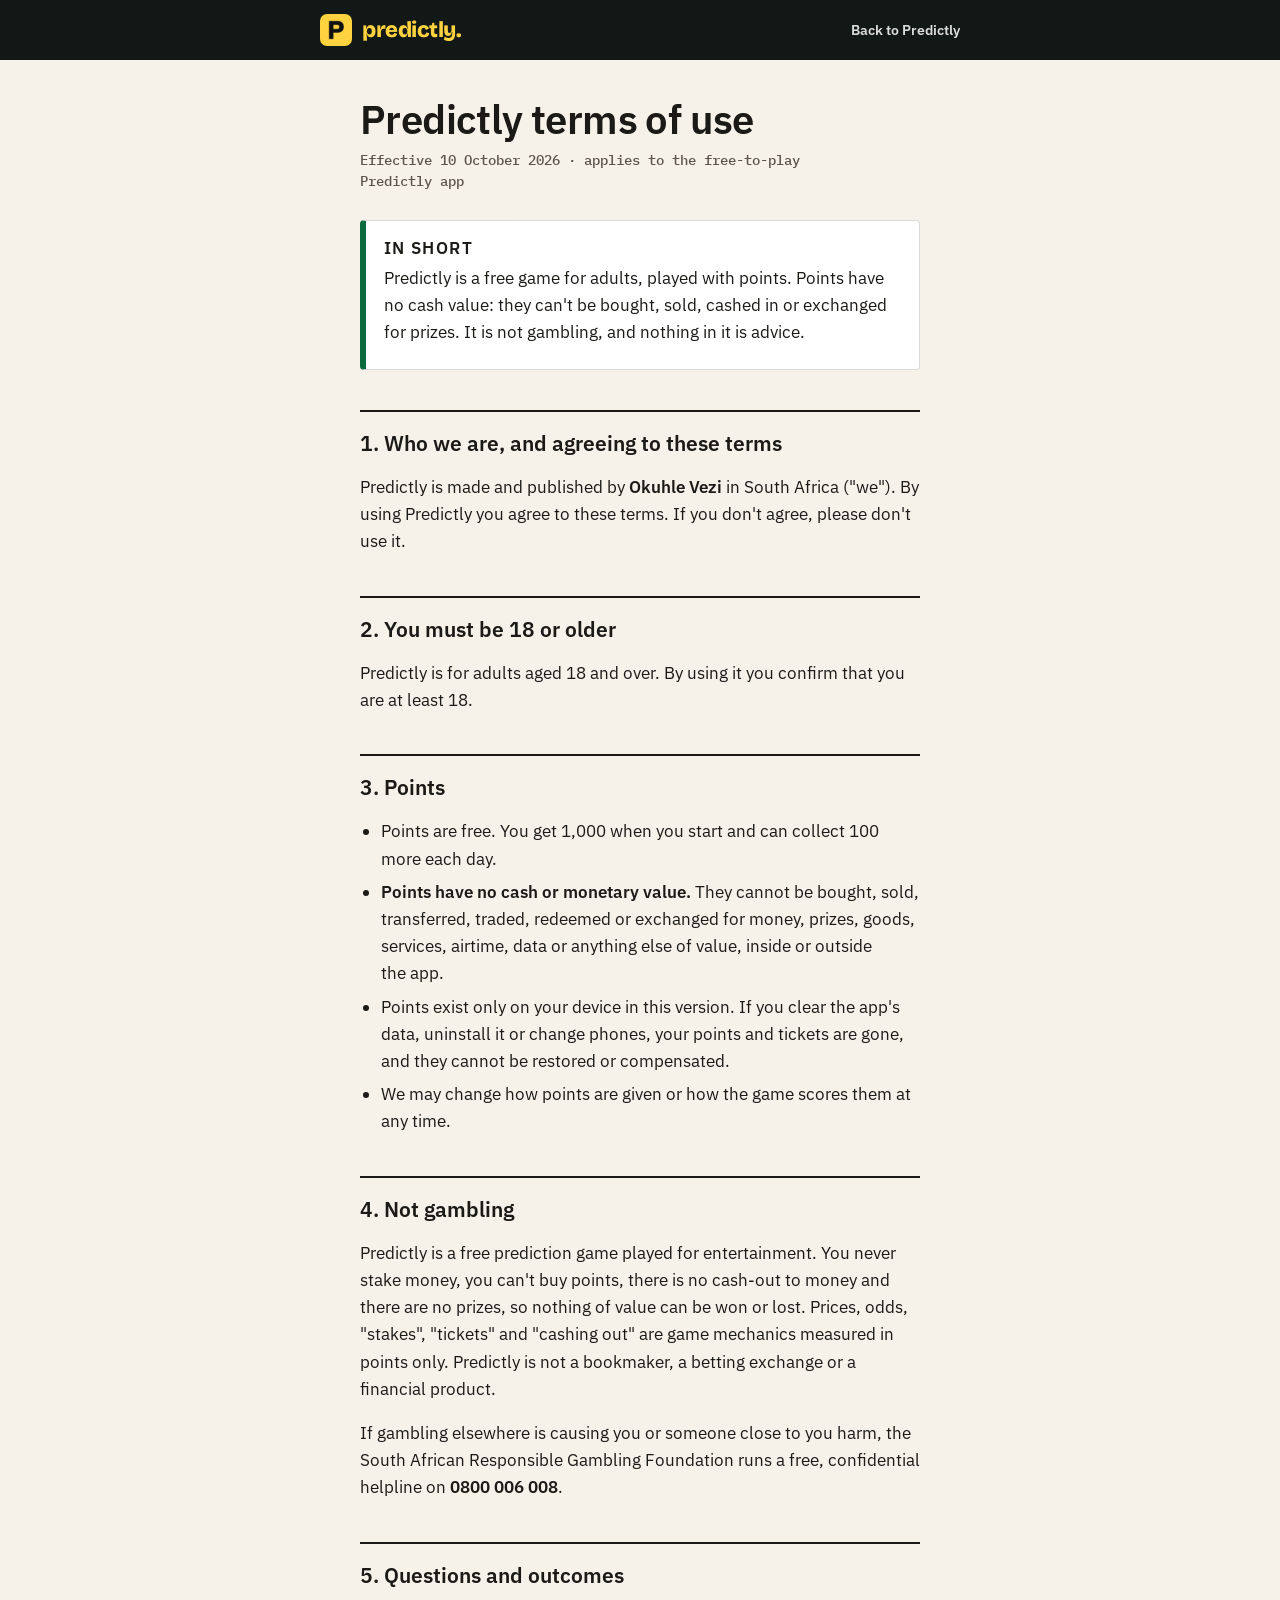
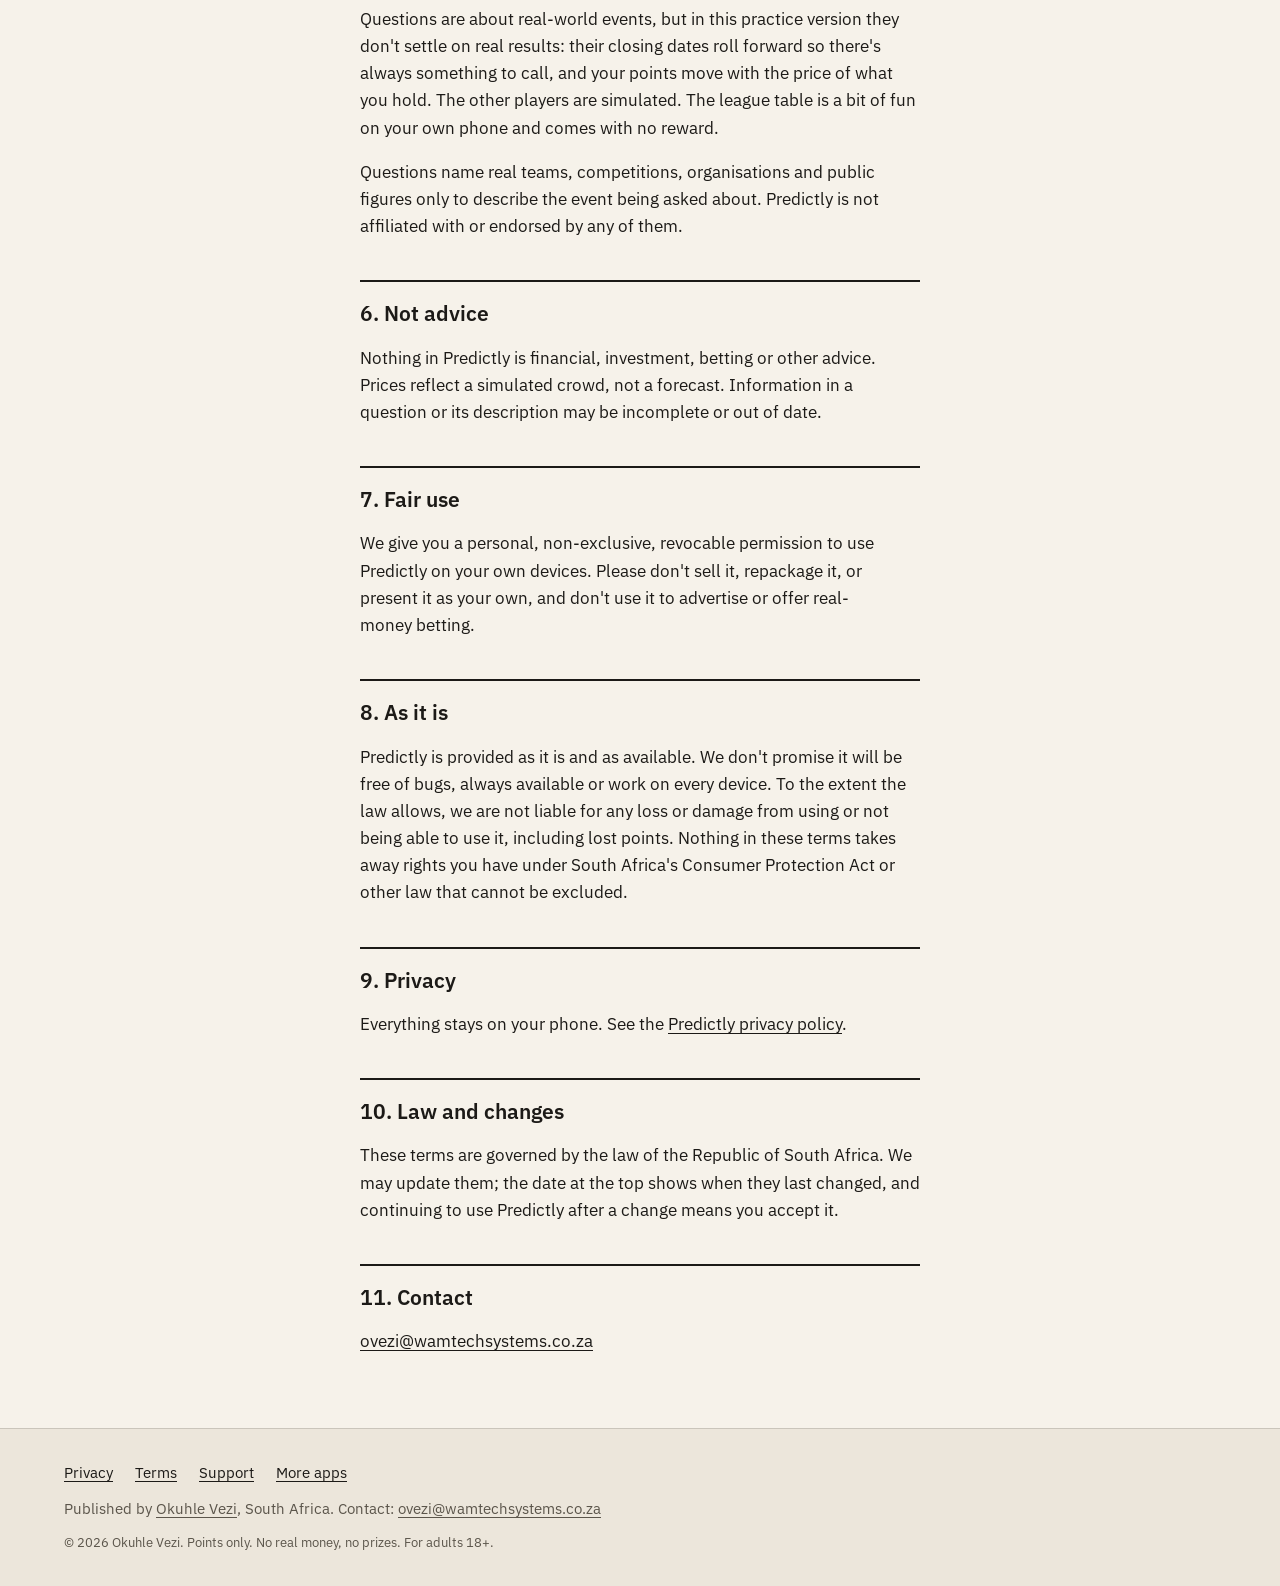
<file: predictly-terms.html>
<!doctype html>
<html lang="en-ZA">
<head>
  <meta charset="utf-8">
  <meta name="viewport" content="width=device-width, initial-scale=1, viewport-fit=cover">
  <title>Predictly terms of use</title>
  <meta name="description" content="Predictly is free to play with points that have no cash value. It is not gambling and it is for adults 18+.">
  <link rel="canonical" href="https://okuvezi-dotcom.github.io/predictly-terms.html">
  <meta name="theme-color" content="#121815">
  <meta name="color-scheme" content="light">
  <meta name="author" content="Okuhle Vezi">
  <link rel="icon" type="image/png" sizes="192x192" href="predictly-icon.png">
  <link rel="apple-touch-icon" href="predictly-touch.png">
  <meta property="og:type" content="website">
  <meta property="og:site_name" content="Okuhle Vezi">
  <meta property="og:locale" content="en_ZA">
  <meta property="og:url" content="https://okuvezi-dotcom.github.io/predictly-terms.html">
  <meta property="og:title" content="Predictly terms of use">
  <meta property="og:description" content="Predictly is free to play with points that have no cash value. It is not gambling and it is for adults 18+.">
  <meta property="og:image" content="https://okuvezi-dotcom.github.io/og-predictly.jpg">
  <meta property="og:image:type" content="image/jpeg">
  <meta property="og:image:width" content="1200">
  <meta property="og:image:height" content="630">
  <meta property="og:image:alt" content="Predictly">
  <meta name="twitter:card" content="summary_large_image">
  <meta name="twitter:title" content="Predictly terms of use">
  <meta name="twitter:description" content="Predictly is free to play with points that have no cash value. It is not gambling and it is for adults 18+.">
  <meta name="twitter:image" content="https://okuvezi-dotcom.github.io/og-predictly.jpg">
  <meta name="twitter:image:alt" content="Predictly">
  <link rel="preload" href="plex-sans-400.woff2" as="font" type="font/woff2" crossorigin>
  <link rel="stylesheet" href="base.css">
  <script src="site.js" defer></script>
</head>
<body class="legal app-predictly">
<!--
  NOTE FOR THE PUBLISHER (not shown on the page): this was drafted in plain language from what the app's code actually does. It is not legal advice. Have a South African attorney review it before a commercial launch, and re-check it whenever the app starts sending anything off the device.
-->
<a class="skip" href="#main">Skip to content</a>
<header class="doc-top">
  <div class="doc-top__in">
    <a href="predictly.html"><img src="predictly-icon.png" alt="" width="32" height="32"><span class="name">predictly.</span></a>
    <a class="back" href="predictly.html">Back to Predictly</a>
  </div>
</header>

<main id="main" class="doc">
  <h1>Predictly terms of use</h1>
  <p class="meta">Effective 10 October 2026 · applies to the free-to-play Predictly app</p>

  <section class="short" aria-labelledby="short-h">
    <h2 id="short-h">In short</h2>
    <p>Predictly is a free game for adults, played with points. Points have no cash value: they can't be bought, sold, cashed in or exchanged for prizes. It is not gambling, and nothing in it is advice.</p>
  </section>

  <h2 id="who">1. Who we are, and agreeing to these terms</h2>
  <p>Predictly is made and published by <strong>Okuhle Vezi</strong> in South Africa ("we"). By using Predictly you agree to these terms. If you don't agree, please don't use it.</p>

  <h2 id="age">2. You must be 18 or older</h2>
  <p>Predictly is for adults aged 18 and over. By using it you confirm that you are at least 18.</p>

  <h2 id="points">3. Points</h2>
  <ul>
    <li>Points are free. You get 1,000 when you start and can collect 100 more each day.</li>
    <li><strong>Points have no cash or monetary value.</strong> They cannot be bought, sold, transferred, traded, redeemed or exchanged for money, prizes, goods, services, airtime, data or anything else of value, inside or outside the app.</li>
    <li>Points exist only on your device in this version. If you clear the app's data, uninstall it or change phones, your points and tickets are gone, and they cannot be restored or compensated.</li>
    <li>We may change how points are given or how the game scores them at any time.</li>
  </ul>

  <h2 id="notgambling">4. Not gambling</h2>
  <p>Predictly is a free prediction game played for entertainment. You never stake money, you can't buy points, there is no cash-out to money and there are no prizes, so nothing of value can be won or lost. Prices, odds, "stakes", "tickets" and "cashing out" are game mechanics measured in points only. Predictly is not a bookmaker, a betting exchange or a financial product.</p>
  <p>If gambling elsewhere is causing you or someone close to you harm, the South African Responsible Gambling Foundation runs a free, confidential helpline on <strong>0800 006 008</strong>.</p>

  <h2 id="questions">5. Questions and outcomes</h2>
  <p>Questions are about real-world events, but in this practice version they don't settle on real results: their closing dates roll forward so there's always something to call, and your points move with the price of what you hold. The other players are simulated. The league table is a bit of fun on your own phone and comes with no reward.</p>
  <p>Questions name real teams, competitions, organisations and public figures only to describe the event being asked about. Predictly is not affiliated with or endorsed by any of them.</p>

  <h2 id="advice">6. Not advice</h2>
  <p>Nothing in Predictly is financial, investment, betting or other advice. Prices reflect a simulated crowd, not a forecast. Information in a question or its description may be incomplete or out of date.</p>

  <h2 id="use">7. Fair use</h2>
  <p>We give you a personal, non-exclusive, revocable permission to use Predictly on your own devices. Please don't sell it, repackage it, or present it as your own, and don't use it to advertise or offer real-money betting.</p>

  <h2 id="asis">8. As it is</h2>
  <p>Predictly is provided as it is and as available. We don't promise it will be free of bugs, always available or work on every device. To the extent the law allows, we are not liable for any loss or damage from using or not being able to use it, including lost points. Nothing in these terms takes away rights you have under South Africa's Consumer Protection Act or other law that cannot be excluded.</p>

  <h2 id="privacy">9. Privacy</h2>
  <p>Everything stays on your phone. See the <a href="predictly-privacy.html">Predictly privacy policy</a>.</p>

  <h2 id="law">10. Law and changes</h2>
  <p>These terms are governed by the law of the Republic of South Africa. We may update them; the date at the top shows when they last changed, and continuing to use Predictly after a change means you accept it.</p>

  <h2 id="contact">11. Contact</h2>
  <p><a href="mailto:ovezi@wamtechsystems.co.za">ovezi@wamtechsystems.co.za</a></p>
</main>
<footer class="site-foot">
  <div class="site-foot__in">
    <nav aria-label="Policies and help"><ul><li><a href="predictly-privacy.html">Privacy</a></li><li><a href="predictly-terms.html">Terms</a></li><li><a href="support.html">Support</a></li><li><a href="index.html">More apps</a></li></ul></nav>
    <p class="site-foot__who">Published by <a href="index.html">Okuhle Vezi</a>, South Africa. Contact: <a href="mailto:ovezi@wamtechsystems.co.za">ovezi@wamtechsystems.co.za</a></p>
    <p class="site-foot__small">© 2026 Okuhle Vezi. Points only. No real money, no prizes. For adults 18+.</p>
  </div>
</footer>
</body>
</html>
</file>
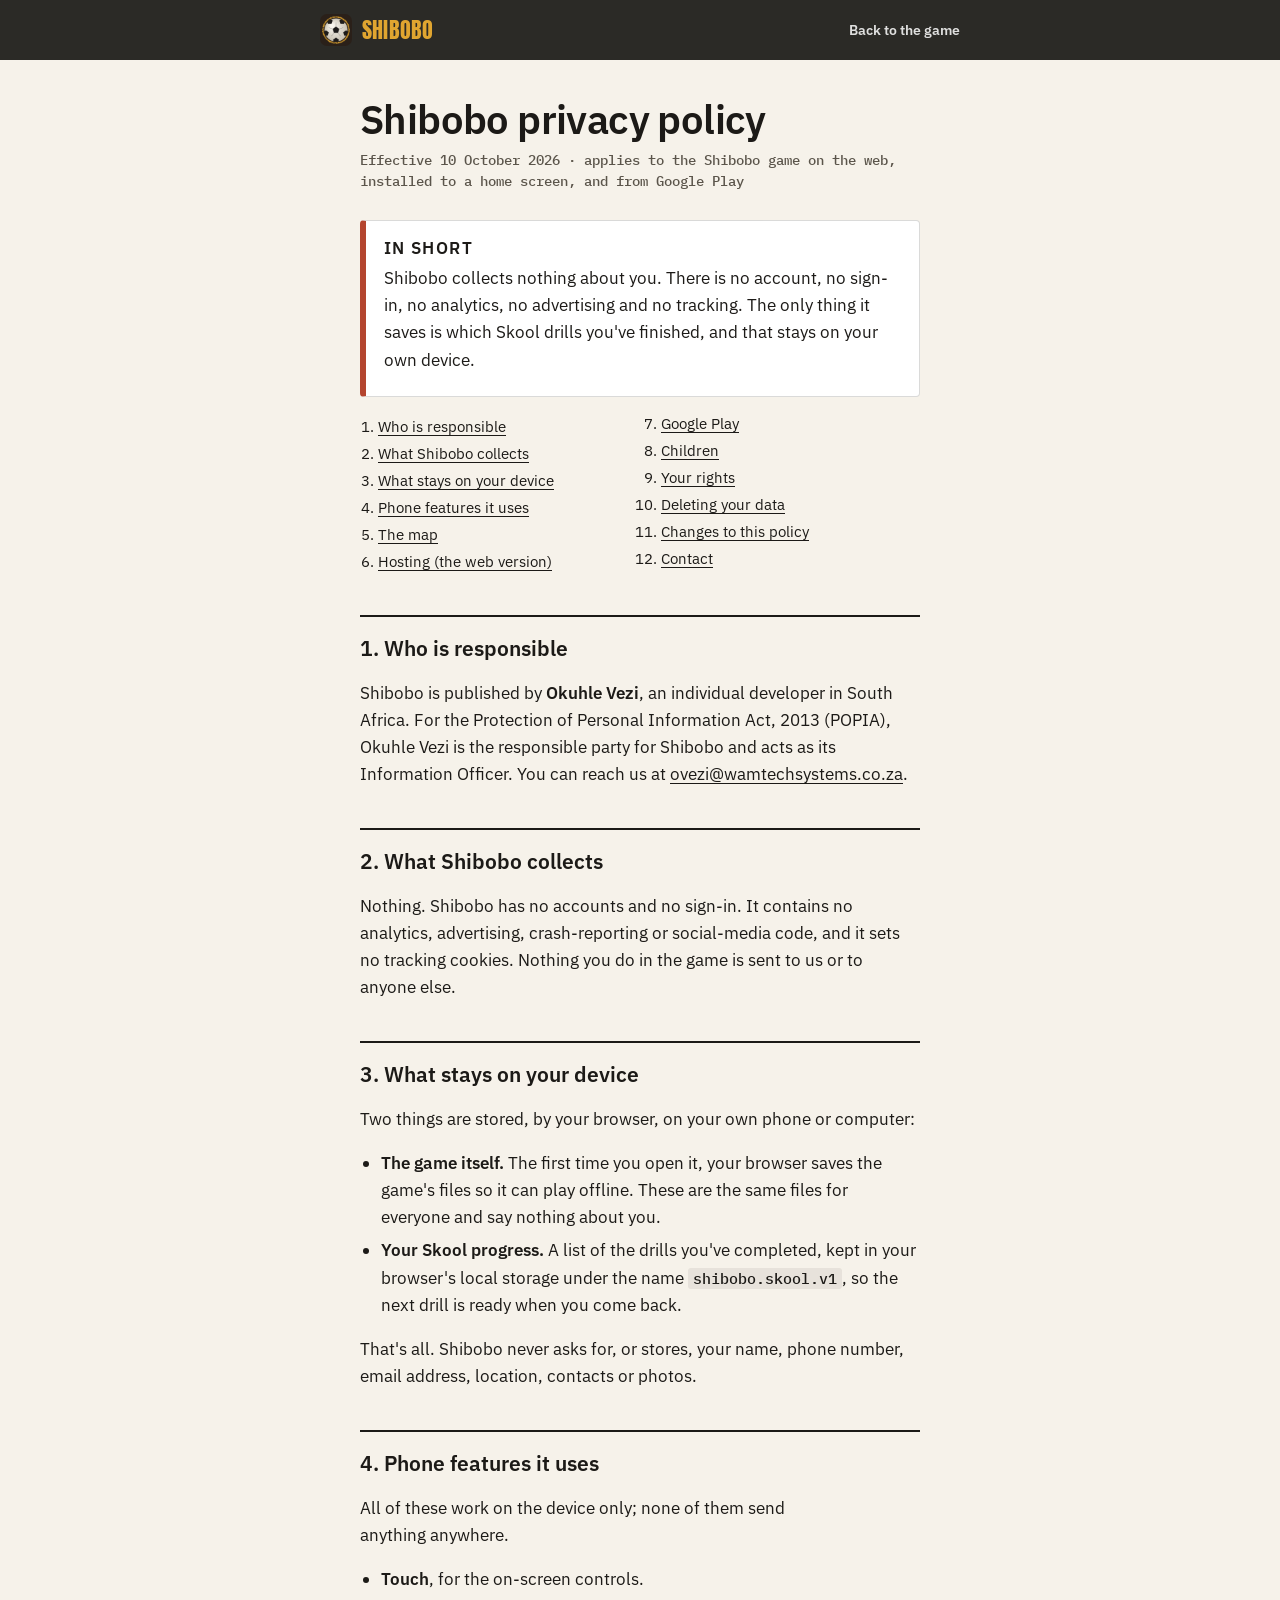
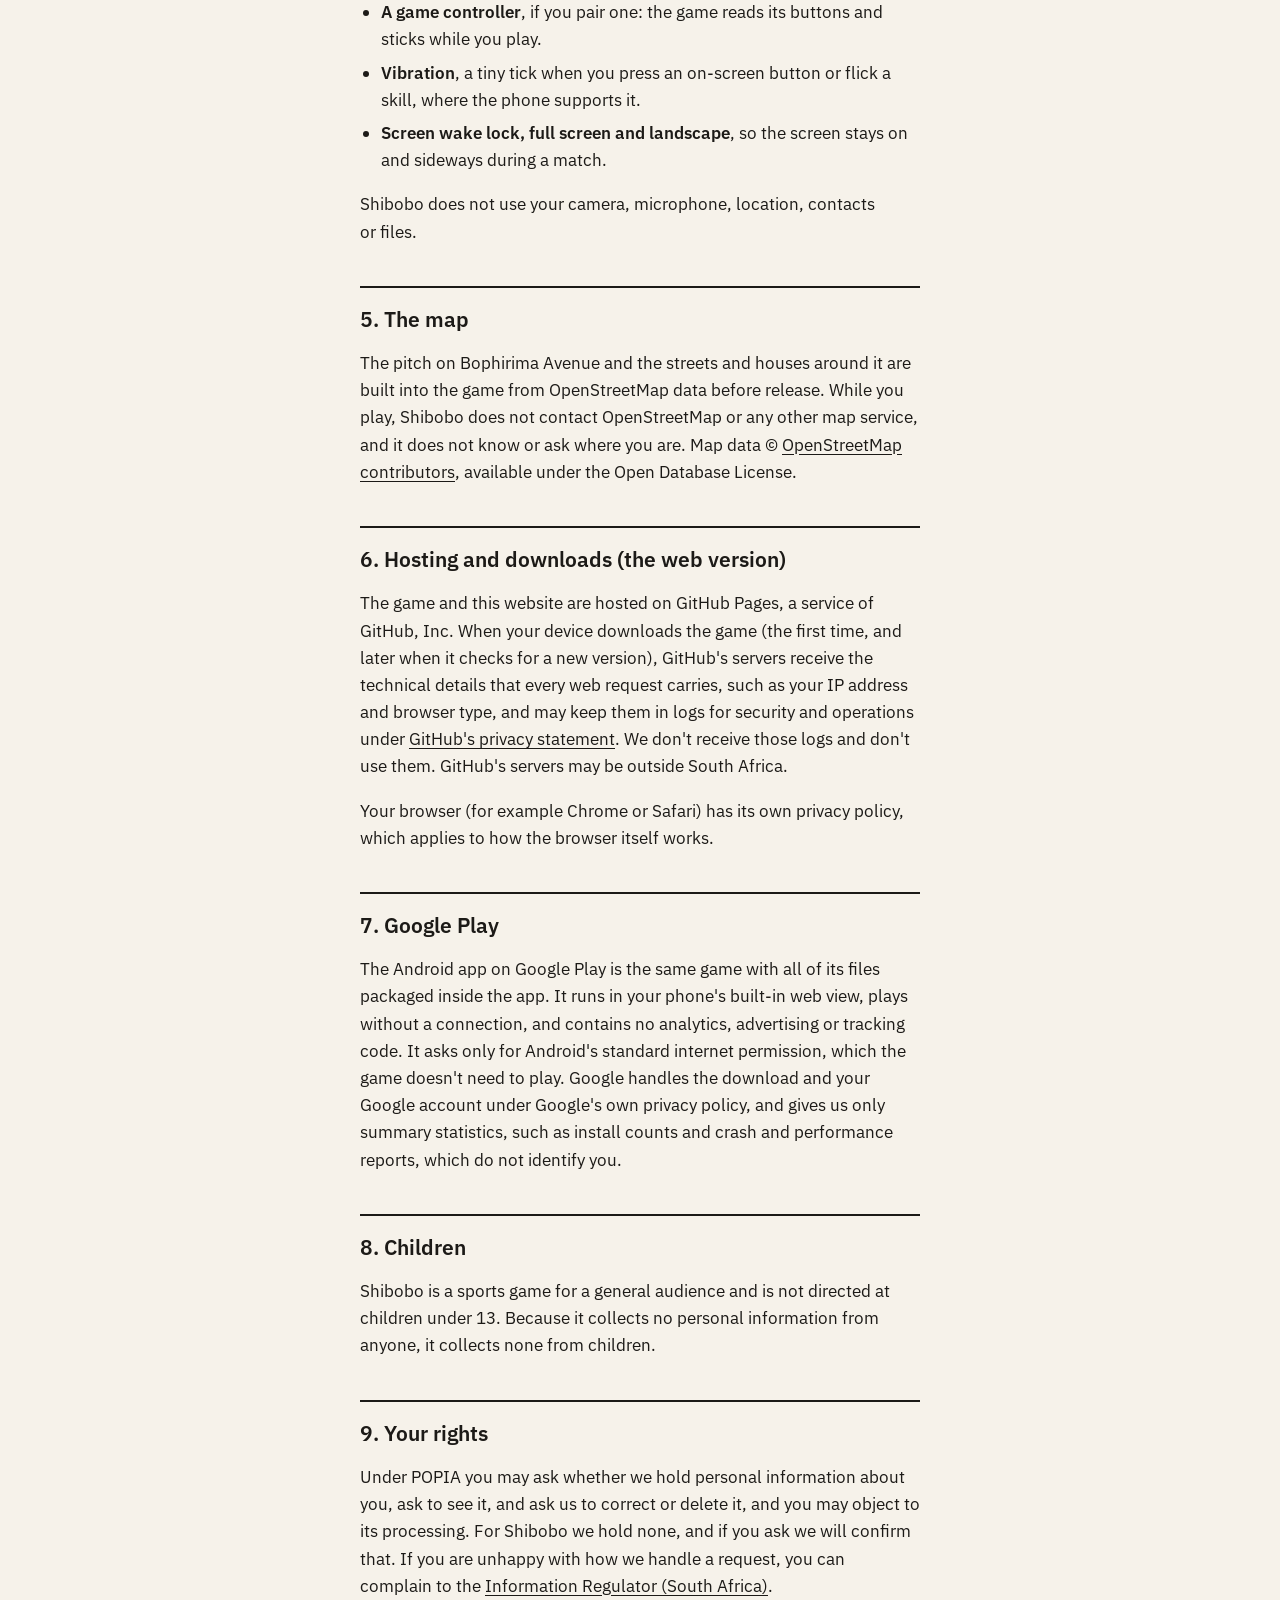
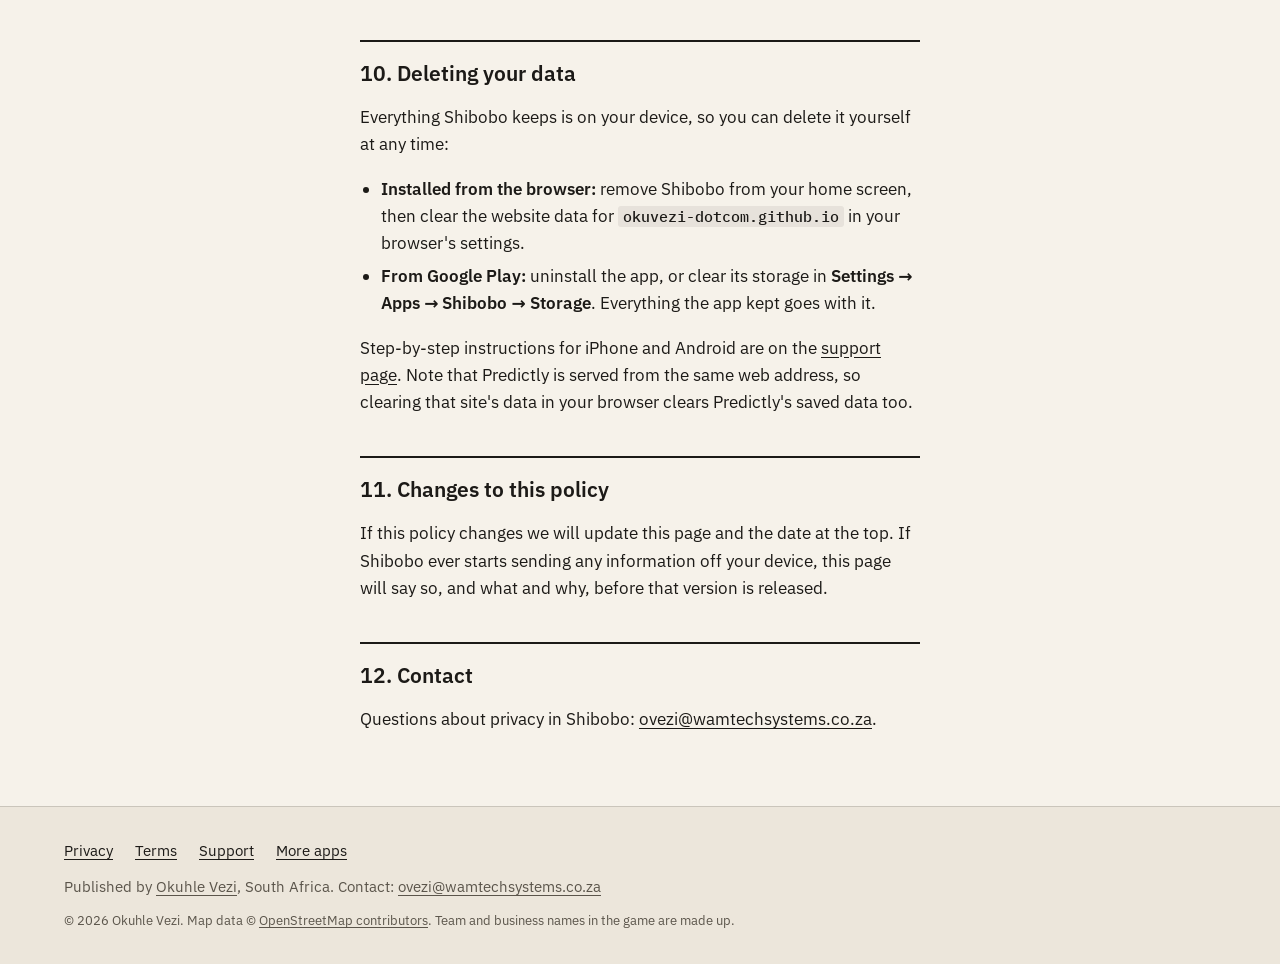
<file: shibobo-privacy.html>
<!doctype html>
<html lang="en-ZA">
<head>
  <meta charset="utf-8">
  <meta name="viewport" content="width=device-width, initial-scale=1, viewport-fit=cover">
  <title>Shibobo privacy policy</title>
  <meta name="description" content="What Shibobo stores (only your drill progress, on your own device), what it never collects, and how to delete it.">
  <link rel="canonical" href="https://okuvezi-dotcom.github.io/shibobo-privacy.html">
  <meta name="theme-color" content="#2a2019">
  <meta name="color-scheme" content="light">
  <meta name="author" content="Okuhle Vezi">
  <link rel="icon" type="image/png" sizes="192x192" href="shibobo-icon.png">
  <link rel="apple-touch-icon" href="shibobo-touch.png">
  <meta property="og:type" content="website">
  <meta property="og:site_name" content="Okuhle Vezi">
  <meta property="og:locale" content="en_ZA">
  <meta property="og:url" content="https://okuvezi-dotcom.github.io/shibobo-privacy.html">
  <meta property="og:title" content="Shibobo privacy policy">
  <meta property="og:description" content="What Shibobo stores (only your drill progress, on your own device), what it never collects, and how to delete it.">
  <meta property="og:image" content="https://okuvezi-dotcom.github.io/og-shibobo.jpg">
  <meta property="og:image:type" content="image/jpeg">
  <meta property="og:image:width" content="1200">
  <meta property="og:image:height" content="630">
  <meta property="og:image:alt" content="Shibobo">
  <meta name="twitter:card" content="summary_large_image">
  <meta name="twitter:title" content="Shibobo privacy policy">
  <meta name="twitter:description" content="What Shibobo stores (only your drill progress, on your own device), what it never collects, and how to delete it.">
  <meta name="twitter:image" content="https://okuvezi-dotcom.github.io/og-shibobo.jpg">
  <meta name="twitter:image:alt" content="Shibobo">
  <link rel="preload" href="plex-sans-400.woff2" as="font" type="font/woff2" crossorigin>
  <link rel="stylesheet" href="base.css">
  <script src="site.js" defer></script>
</head>
<body class="legal app-shibobo">
<!--
  NOTE FOR THE PUBLISHER (not shown on the page): this was drafted in plain language from what the app's code actually does. It is not legal advice. Have a South African attorney review it before a commercial launch, and re-check it whenever the app starts sending anything off the device.
-->
<a class="skip" href="#main">Skip to content</a>
<header class="doc-top">
  <div class="doc-top__in">
    <a href="shibobo.html"><img src="shibobo-icon.png" alt="" width="32" height="32"><span class="name">SHIBOBO</span></a>
    <a class="back" href="shibobo.html">Back to the game</a>
  </div>
</header>

<main id="main" class="doc">
  <h1>Shibobo privacy policy</h1>
  <p class="meta">Effective 10 October 2026 · applies to the Shibobo game on the web, installed to a home screen, and from Google Play</p>

  <section class="short" aria-labelledby="short-h">
    <h2 id="short-h">In short</h2>
    <p>Shibobo collects nothing about you. There is no account, no sign-in, no analytics, no advertising and no tracking. The only thing it saves is which Skool drills you've finished, and that stays on your own device.</p>
  </section>

  <ol class="toc">
    <li><a href="#who">Who is responsible</a></li>
    <li><a href="#collect">What Shibobo collects</a></li>
    <li><a href="#device">What stays on your device</a></li>
    <li><a href="#features">Phone features it uses</a></li>
    <li><a href="#map">The map</a></li>
    <li><a href="#hosting">Hosting (the web version)</a></li>
    <li><a href="#play">Google Play</a></li>
    <li><a href="#children">Children</a></li>
    <li><a href="#rights">Your rights</a></li>
    <li><a href="#delete">Deleting your data</a></li>
    <li><a href="#changes">Changes to this policy</a></li>
    <li><a href="#contact">Contact</a></li>
  </ol>

  <h2 id="who">1. Who is responsible</h2>
  <p>Shibobo is published by <strong>Okuhle Vezi</strong>, an individual developer in South Africa. For the Protection of Personal Information Act, 2013 (POPIA), Okuhle Vezi is the responsible party for Shibobo and acts as its Information Officer. You can reach us at <a href="mailto:ovezi@wamtechsystems.co.za">ovezi@wamtechsystems.co.za</a>.</p>

  <h2 id="collect">2. What Shibobo collects</h2>
  <p>Nothing. Shibobo has no accounts and no sign-in. It contains no analytics, advertising, crash-reporting or social-media code, and it sets no tracking cookies. Nothing you do in the game is sent to us or to anyone else.</p>

  <h2 id="device">3. What stays on your device</h2>
  <p>Two things are stored, by your browser, on your own phone or computer:</p>
  <ul>
    <li><strong>The game itself.</strong> The first time you open it, your browser saves the game's files so it can play offline. These are the same files for everyone and say nothing about you.</li>
    <li><strong>Your Skool progress.</strong> A list of the drills you've completed, kept in your browser's local storage under the name <code>shibobo.skool.v1</code>, so the next drill is ready when you come back.</li>
  </ul>
  <p>That's all. Shibobo never asks for, or stores, your name, phone number, email address, location, contacts or photos.</p>

  <h2 id="features">4. Phone features it uses</h2>
  <p>All of these work on the device only; none of them send anything anywhere.</p>
  <ul>
    <li><strong>Touch</strong>, for the on-screen controls.</li>
    <li><strong>A game controller</strong>, if you pair one: the game reads its buttons and sticks while you play.</li>
    <li><strong>Vibration</strong>, a tiny tick when you press an on-screen button or flick a skill, where the phone supports it.</li>
    <li><strong>Screen wake lock, full screen and landscape</strong>, so the screen stays on and sideways during a match.</li>
  </ul>
  <p>Shibobo does not use your camera, microphone, location, contacts or files.</p>

  <h2 id="map">5. The map</h2>
  <p>The pitch on Bophirima Avenue and the streets and houses around it are built into the game from OpenStreetMap data before release. While you play, Shibobo does not contact OpenStreetMap or any other map service, and it does not know or ask where you are. Map data © <a href="https://www.openstreetmap.org/copyright">OpenStreetMap contributors</a>, available under the Open Database License.</p>

  <h2 id="hosting">6. Hosting and downloads (the web version)</h2>
  <p>The game and this website are hosted on GitHub Pages, a service of GitHub, Inc. When your device downloads the game (the first time, and later when it checks for a new version), GitHub's servers receive the technical details that every web request carries, such as your IP address and browser type, and may keep them in logs for security and operations under <a href="https://docs.github.com/en/site-policy/privacy-policies/github-general-privacy-statement">GitHub's privacy statement</a>. We don't receive those logs and don't use them. GitHub's servers may be outside South Africa.</p>
  <p>Your browser (for example Chrome or Safari) has its own privacy policy, which applies to how the browser itself works.</p>

  <h2 id="play">7. Google Play</h2>
  <p>The Android app on Google Play is the same game with all of its files packaged inside the app. It runs in your phone's built-in web view, plays without a connection, and contains no analytics, advertising or tracking code. It asks only for Android's standard internet permission, which the game doesn't need to play. Google handles the download and your Google account under Google's own privacy policy, and gives us only summary statistics, such as install counts and crash and performance reports, which do not identify you.</p>

  <h2 id="children">8. Children</h2>
  <p>Shibobo is a sports game for a general audience and is not directed at children under 13. Because it collects no personal information from anyone, it collects none from children.</p>

  <h2 id="rights">9. Your rights</h2>
  <p>Under POPIA you may ask whether we hold personal information about you, ask to see it, and ask us to correct or delete it, and you may object to its processing. For Shibobo we hold none, and if you ask we will confirm that. If you are unhappy with how we handle a request, you can complain to the <a href="https://inforegulator.org.za/">Information Regulator (South Africa)</a>.</p>

  <h2 id="delete">10. Deleting your data</h2>
  <p>Everything Shibobo keeps is on your device, so you can delete it yourself at any time:</p>
  <ul>
    <li><strong>Installed from the browser:</strong> remove Shibobo from your home screen, then clear the website data for <code>okuvezi-dotcom.github.io</code> in your browser's settings.</li>
    <li><strong>From Google Play:</strong> uninstall the app, or clear its storage in <strong>Settings → Apps → Shibobo → Storage</strong>. Everything the app kept goes with it.</li>
  </ul>
  <p>Step-by-step instructions for iPhone and Android are on the <a href="support.html#delete">support page</a>. Note that Predictly is served from the same web address, so clearing that site's data in your browser clears Predictly's saved data too.</p>

  <h2 id="changes">11. Changes to this policy</h2>
  <p>If this policy changes we will update this page and the date at the top. If Shibobo ever starts sending any information off your device, this page will say so, and what and why, before that version is released.</p>

  <h2 id="contact">12. Contact</h2>
  <p>Questions about privacy in Shibobo: <a href="mailto:ovezi@wamtechsystems.co.za">ovezi@wamtechsystems.co.za</a>.</p>
</main>
<footer class="site-foot">
  <div class="site-foot__in">
    <nav aria-label="Policies and help"><ul><li><a href="shibobo-privacy.html">Privacy</a></li><li><a href="shibobo-terms.html">Terms</a></li><li><a href="support.html">Support</a></li><li><a href="index.html">More apps</a></li></ul></nav>
    <p class="site-foot__who">Published by <a href="index.html">Okuhle Vezi</a>, South Africa. Contact: <a href="mailto:ovezi@wamtechsystems.co.za">ovezi@wamtechsystems.co.za</a></p>
    <p class="site-foot__small">© 2026 Okuhle Vezi. Map data © <a href="https://www.openstreetmap.org/copyright">OpenStreetMap contributors</a>. Team and business names in the game are made up.</p>
  </div>
</footer>
</body>
</html>
</file>
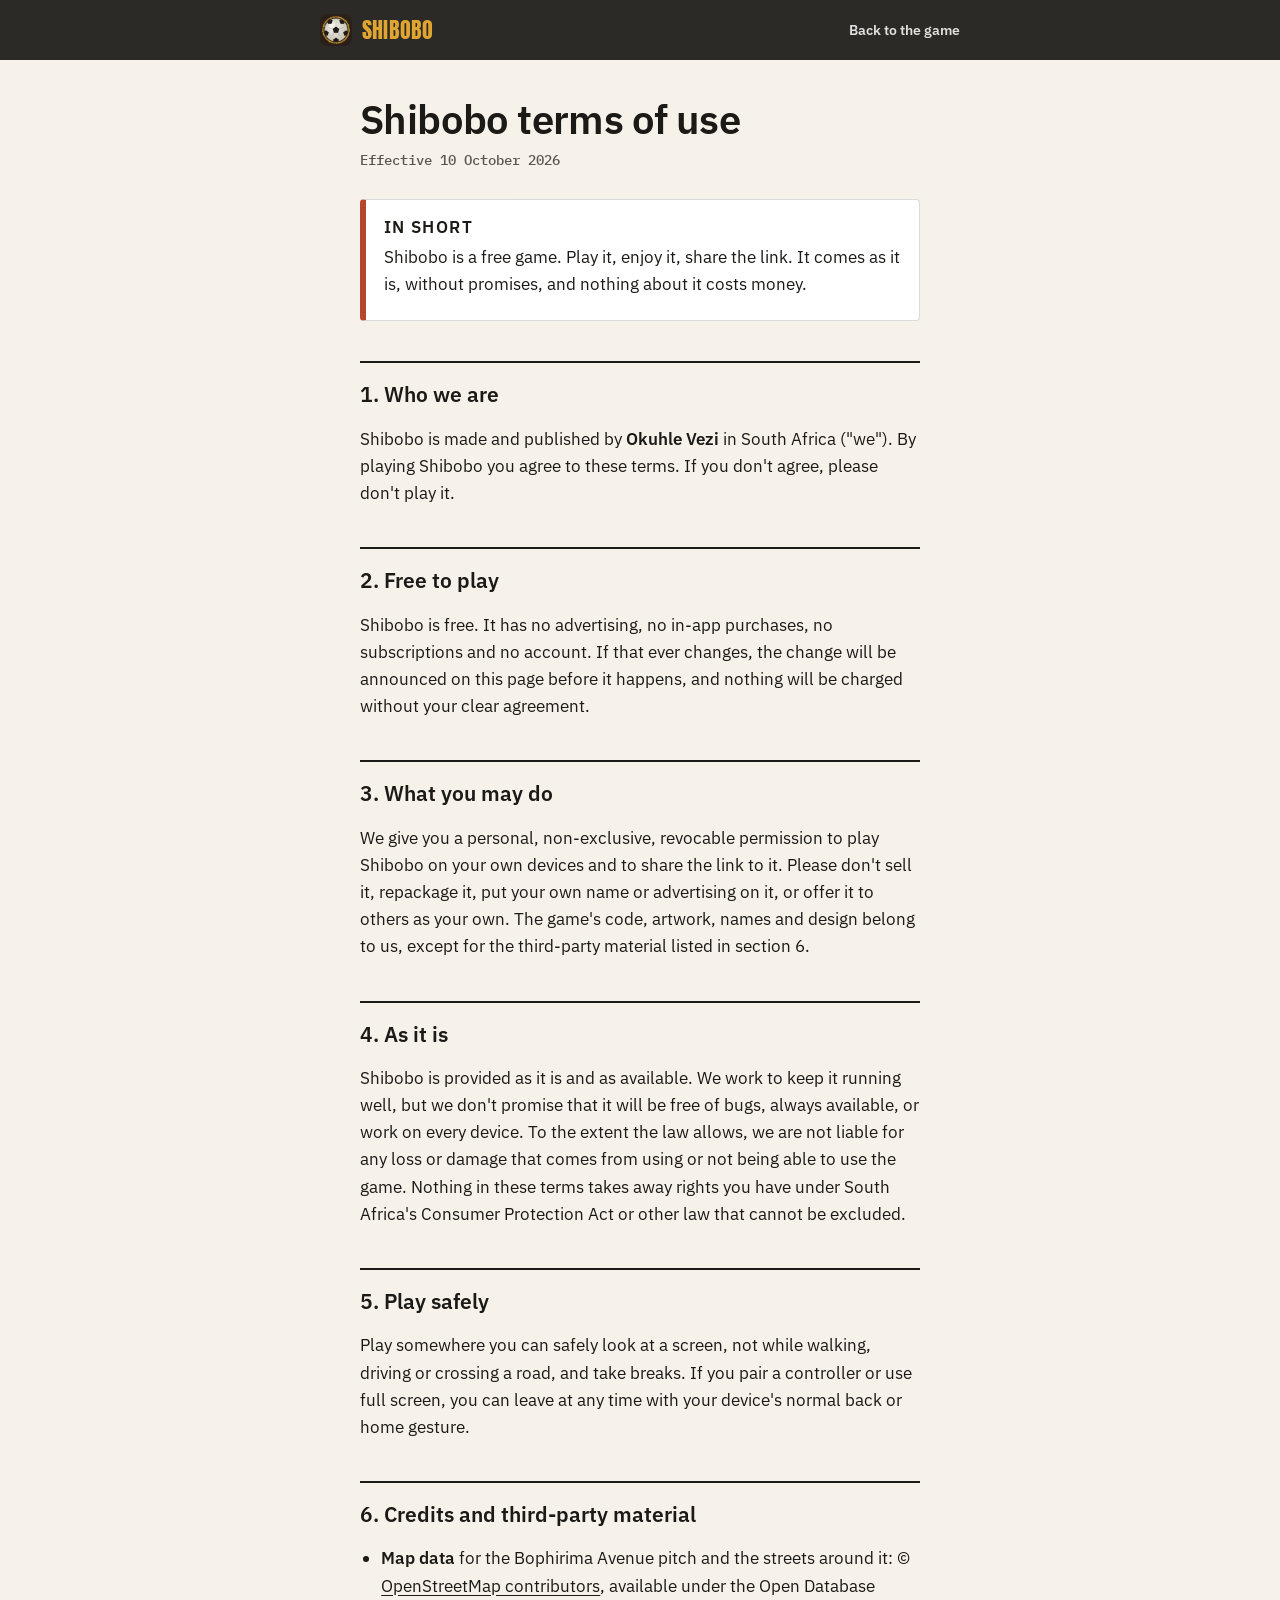
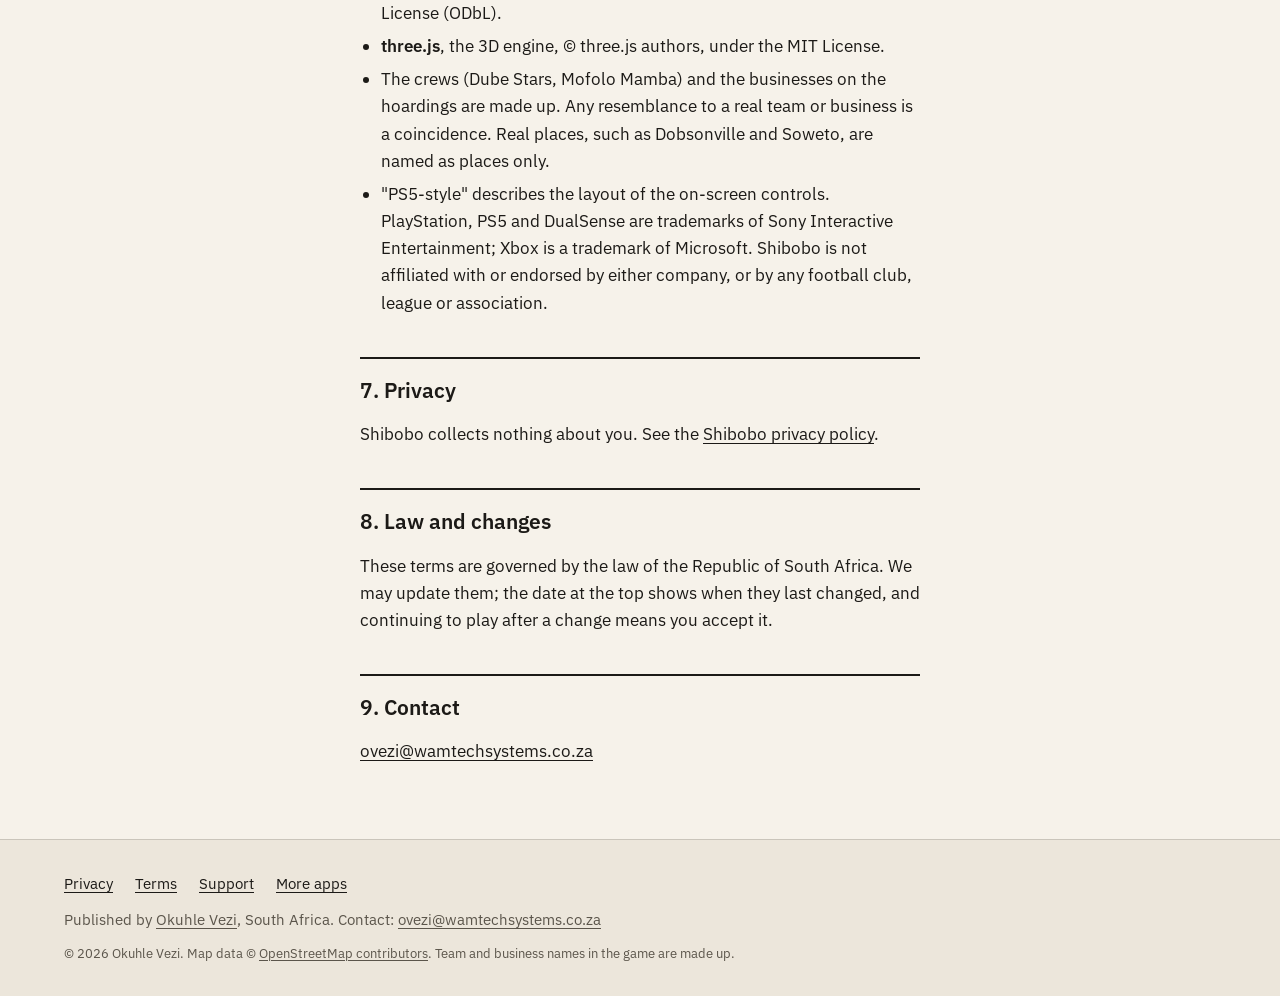
<file: shibobo-terms.html>
<!doctype html>
<html lang="en-ZA">
<head>
  <meta charset="utf-8">
  <meta name="viewport" content="width=device-width, initial-scale=1, viewport-fit=cover">
  <title>Shibobo terms of use</title>
  <meta name="description" content="The terms for playing Shibobo, a free street football game, including the OpenStreetMap attribution.">
  <link rel="canonical" href="https://okuvezi-dotcom.github.io/shibobo-terms.html">
  <meta name="theme-color" content="#2a2019">
  <meta name="color-scheme" content="light">
  <meta name="author" content="Okuhle Vezi">
  <link rel="icon" type="image/png" sizes="192x192" href="shibobo-icon.png">
  <link rel="apple-touch-icon" href="shibobo-touch.png">
  <meta property="og:type" content="website">
  <meta property="og:site_name" content="Okuhle Vezi">
  <meta property="og:locale" content="en_ZA">
  <meta property="og:url" content="https://okuvezi-dotcom.github.io/shibobo-terms.html">
  <meta property="og:title" content="Shibobo terms of use">
  <meta property="og:description" content="The terms for playing Shibobo, a free street football game, including the OpenStreetMap attribution.">
  <meta property="og:image" content="https://okuvezi-dotcom.github.io/og-shibobo.jpg">
  <meta property="og:image:type" content="image/jpeg">
  <meta property="og:image:width" content="1200">
  <meta property="og:image:height" content="630">
  <meta property="og:image:alt" content="Shibobo">
  <meta name="twitter:card" content="summary_large_image">
  <meta name="twitter:title" content="Shibobo terms of use">
  <meta name="twitter:description" content="The terms for playing Shibobo, a free street football game, including the OpenStreetMap attribution.">
  <meta name="twitter:image" content="https://okuvezi-dotcom.github.io/og-shibobo.jpg">
  <meta name="twitter:image:alt" content="Shibobo">
  <link rel="preload" href="plex-sans-400.woff2" as="font" type="font/woff2" crossorigin>
  <link rel="stylesheet" href="base.css">
  <script src="site.js" defer></script>
</head>
<body class="legal app-shibobo">
<!--
  NOTE FOR THE PUBLISHER (not shown on the page): this was drafted in plain language from what the app's code actually does. It is not legal advice. Have a South African attorney review it before a commercial launch, and re-check it whenever the app starts sending anything off the device.
-->
<a class="skip" href="#main">Skip to content</a>
<header class="doc-top">
  <div class="doc-top__in">
    <a href="shibobo.html"><img src="shibobo-icon.png" alt="" width="32" height="32"><span class="name">SHIBOBO</span></a>
    <a class="back" href="shibobo.html">Back to the game</a>
  </div>
</header>

<main id="main" class="doc">
  <h1>Shibobo terms of use</h1>
  <p class="meta">Effective 10 October 2026</p>

  <section class="short" aria-labelledby="short-h">
    <h2 id="short-h">In short</h2>
    <p>Shibobo is a free game. Play it, enjoy it, share the link. It comes as it is, without promises, and nothing about it costs money.</p>
  </section>

  <h2 id="who">1. Who we are</h2>
  <p>Shibobo is made and published by <strong>Okuhle Vezi</strong> in South Africa ("we"). By playing Shibobo you agree to these terms. If you don't agree, please don't play it.</p>

  <h2 id="free">2. Free to play</h2>
  <p>Shibobo is free. It has no advertising, no in-app purchases, no subscriptions and no account. If that ever changes, the change will be announced on this page before it happens, and nothing will be charged without your clear agreement.</p>

  <h2 id="use">3. What you may do</h2>
  <p>We give you a personal, non-exclusive, revocable permission to play Shibobo on your own devices and to share the link to it. Please don't sell it, repackage it, put your own name or advertising on it, or offer it to others as your own. The game's code, artwork, names and design belong to us, except for the third-party material listed in section 6.</p>

  <h2 id="asis">4. As it is</h2>
  <p>Shibobo is provided as it is and as available. We work to keep it running well, but we don't promise that it will be free of bugs, always available, or work on every device. To the extent the law allows, we are not liable for any loss or damage that comes from using or not being able to use the game. Nothing in these terms takes away rights you have under South Africa's Consumer Protection Act or other law that cannot be excluded.</p>

  <h2 id="safe">5. Play safely</h2>
  <p>Play somewhere you can safely look at a screen, not while walking, driving or crossing a road, and take breaks. If you pair a controller or use full screen, you can leave at any time with your device's normal back or home gesture.</p>

  <h2 id="credits">6. Credits and third-party material</h2>
  <ul>
    <li><strong>Map data</strong> for the Bophirima Avenue pitch and the streets around it: © <a href="https://www.openstreetmap.org/copyright">OpenStreetMap contributors</a>, available under the Open Database License (ODbL).</li>
    <li><strong>three.js</strong>, the 3D engine, © three.js authors, under the MIT License.</li>
    <li>The crews (Dube Stars, Mofolo Mamba) and the businesses on the hoardings are made up. Any resemblance to a real team or business is a coincidence. Real places, such as Dobsonville and Soweto, are named as places only.</li>
    <li>"PS5-style" describes the layout of the on-screen controls. PlayStation, PS5 and DualSense are trademarks of Sony Interactive Entertainment; Xbox is a trademark of Microsoft. Shibobo is not affiliated with or endorsed by either company, or by any football club, league or association.</li>
  </ul>

  <h2 id="privacy">7. Privacy</h2>
  <p>Shibobo collects nothing about you. See the <a href="shibobo-privacy.html">Shibobo privacy policy</a>.</p>

  <h2 id="law">8. Law and changes</h2>
  <p>These terms are governed by the law of the Republic of South Africa. We may update them; the date at the top shows when they last changed, and continuing to play after a change means you accept it.</p>

  <h2 id="contact">9. Contact</h2>
  <p><a href="mailto:ovezi@wamtechsystems.co.za">ovezi@wamtechsystems.co.za</a></p>
</main>
<footer class="site-foot">
  <div class="site-foot__in">
    <nav aria-label="Policies and help"><ul><li><a href="shibobo-privacy.html">Privacy</a></li><li><a href="shibobo-terms.html">Terms</a></li><li><a href="support.html">Support</a></li><li><a href="index.html">More apps</a></li></ul></nav>
    <p class="site-foot__who">Published by <a href="index.html">Okuhle Vezi</a>, South Africa. Contact: <a href="mailto:ovezi@wamtechsystems.co.za">ovezi@wamtechsystems.co.za</a></p>
    <p class="site-foot__small">© 2026 Okuhle Vezi. Map data © <a href="https://www.openstreetmap.org/copyright">OpenStreetMap contributors</a>. Team and business names in the game are made up.</p>
  </div>
</footer>
</body>
</html>
</file>
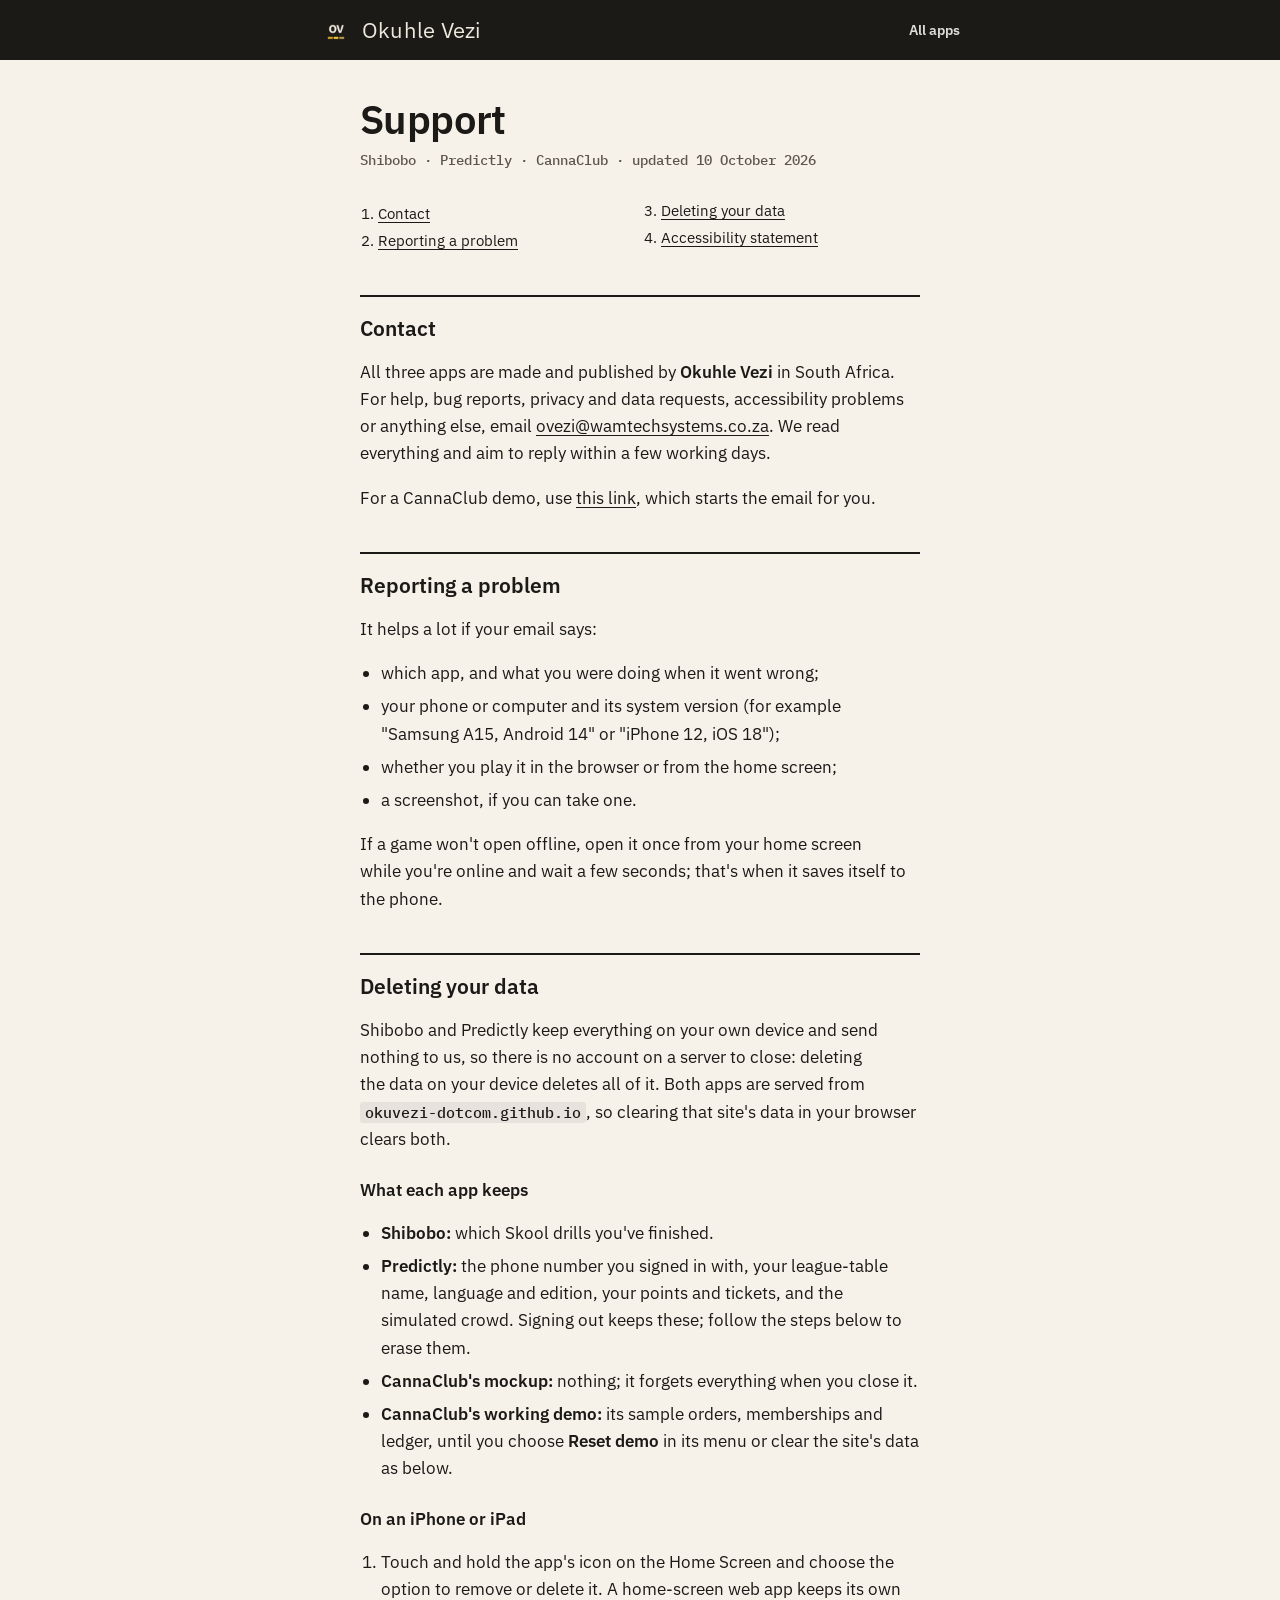
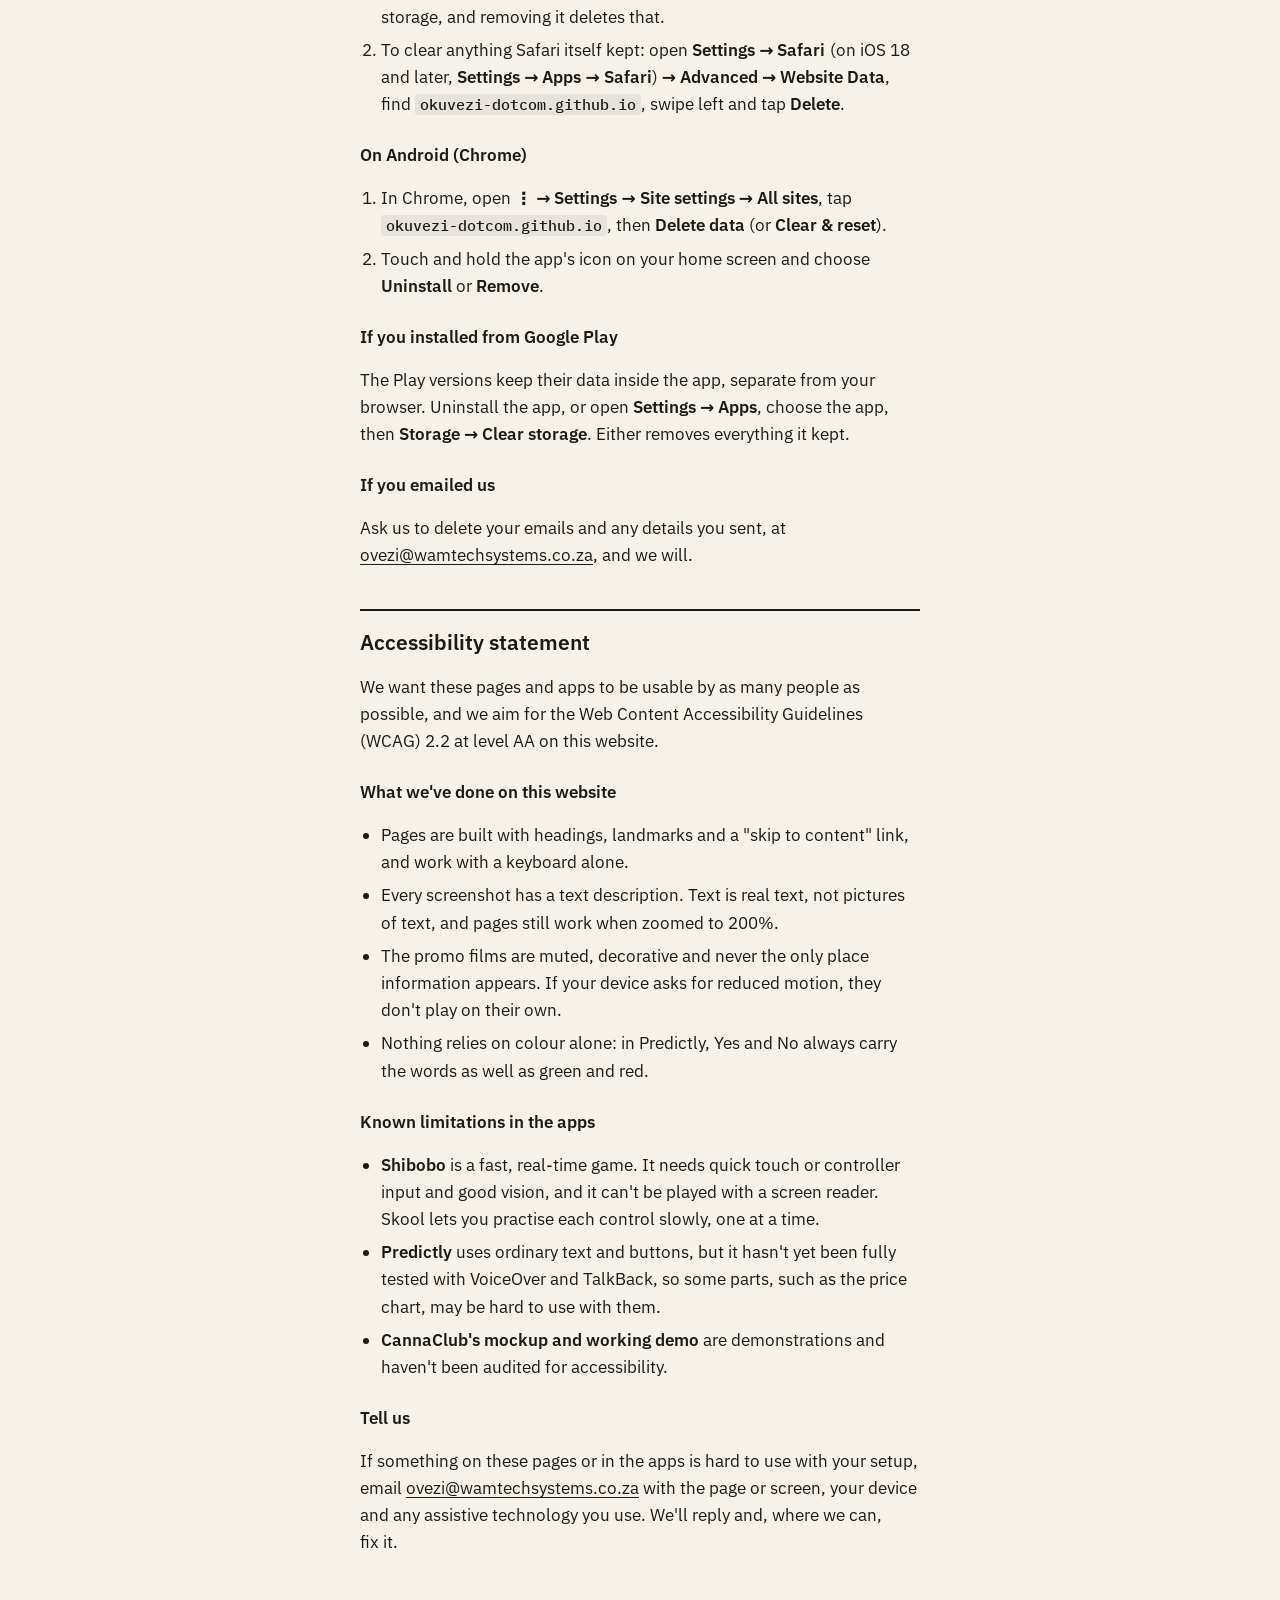
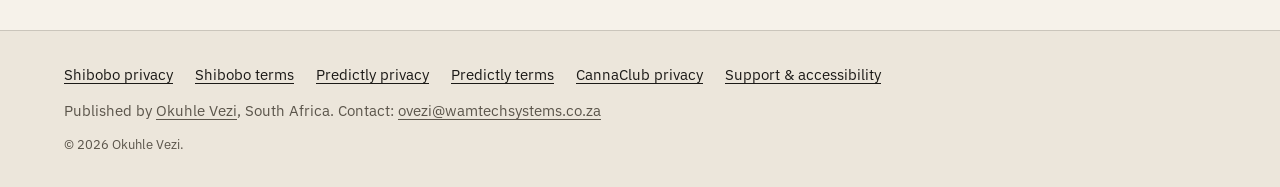
<file: support.html>
<!doctype html>
<html lang="en-ZA">
<head>
  <meta charset="utf-8">
  <meta name="viewport" content="width=device-width, initial-scale=1, viewport-fit=cover">
  <title>Support, deleting your data and accessibility</title>
  <meta name="description" content="How to reach the publisher of Shibobo, Predictly and CannaClub, how to delete what the apps keep on your device, and the accessibility statement.">
  <link rel="canonical" href="https://okuvezi-dotcom.github.io/support.html">
  <meta name="theme-color" content="#efe9dd">
  <meta name="color-scheme" content="light">
  <meta name="author" content="Okuhle Vezi">
  <link rel="icon" type="image/png" sizes="192x192" href="okuvezi-icon.png">
  <link rel="apple-touch-icon" href="okuvezi-touch.png">
  <meta property="og:type" content="website">
  <meta property="og:site_name" content="Okuhle Vezi">
  <meta property="og:locale" content="en_ZA">
  <meta property="og:url" content="https://okuvezi-dotcom.github.io/support.html">
  <meta property="og:title" content="Support, deleting your data and accessibility">
  <meta property="og:description" content="How to reach the publisher of Shibobo, Predictly and CannaClub, how to delete what the apps keep on your device, and the accessibility statement.">
  <meta property="og:image" content="https://okuvezi-dotcom.github.io/og-okuvezi.jpg">
  <meta property="og:image:type" content="image/jpeg">
  <meta property="og:image:width" content="1200">
  <meta property="og:image:height" content="630">
  <meta property="og:image:alt" content="Shibobo, Predictly and CannaClub, by Okuhle Vezi">
  <meta name="twitter:card" content="summary_large_image">
  <meta name="twitter:title" content="Support, deleting your data and accessibility">
  <meta name="twitter:description" content="How to reach the publisher of Shibobo, Predictly and CannaClub, how to delete what the apps keep on your device, and the accessibility statement.">
  <meta name="twitter:image" content="https://okuvezi-dotcom.github.io/og-okuvezi.jpg">
  <meta name="twitter:image:alt" content="Shibobo, Predictly and CannaClub, by Okuhle Vezi">
  <link rel="preload" href="plex-sans-400.woff2" as="font" type="font/woff2" crossorigin>
  <link rel="stylesheet" href="base.css">
  <script src="site.js" defer></script>
</head>
<body class="legal app-hub">
<a class="skip" href="#main">Skip to content</a>
<header class="doc-top">
  <div class="doc-top__in">
    <a href="index.html"><img src="okuvezi-icon.png" alt="" width="32" height="32"><span class="name">Okuhle Vezi</span></a>
    <a class="back" href="index.html">All apps</a>
  </div>
</header>

<main id="main" class="doc">
  <h1>Support</h1>
  <p class="meta">Shibobo · Predictly · CannaClub · updated 10 October 2026</p>

  <ol class="toc">
    <li><a href="#contact">Contact</a></li>
    <li><a href="#problem">Reporting a problem</a></li>
    <li><a href="#delete">Deleting your data</a></li>
    <li><a href="#accessibility">Accessibility statement</a></li>
  </ol>

  <h2 id="contact">Contact</h2>
  <p>All three apps are made and published by <strong>Okuhle Vezi</strong> in South Africa. For help, bug reports, privacy and data requests, accessibility problems or anything else, email <a href="mailto:ovezi@wamtechsystems.co.za">ovezi@wamtechsystems.co.za</a>. We read everything and aim to reply within a few working days.</p>

  <p>For a CannaClub demo, use <a href="mailto:ovezi@wamtechsystems.co.za?subject=CannaClub%20demo%20request">this link</a>, which starts the email for you.</p>


  <h2 id="problem">Reporting a problem</h2>
  <p>It helps a lot if your email says:</p>
  <ul>
    <li>which app, and what you were doing when it went wrong;</li>
    <li>your phone or computer and its system version (for example "Samsung A15, Android 14" or "iPhone 12, iOS 18");</li>
    <li>whether you play it in the browser or from the home screen;</li>
    <li>a screenshot, if you can take one.</li>
  </ul>
  <p>If a game won't open offline, open it once from your home screen while you're online and wait a few seconds; that's when it saves itself to the phone.</p>

  <h2 id="delete">Deleting your data</h2>
  <p>Shibobo and Predictly keep everything on your own device and send nothing to us, so there is no account on a server to close: deleting the data on your device deletes all of it. Both apps are served from <code>okuvezi-dotcom.github.io</code>, so clearing that site's data in your browser clears both.</p>

  <h3 id="delete-what">What each app keeps</h3>
  <ul>
    <li><strong>Shibobo:</strong> which Skool drills you've finished.</li>
    <li><strong>Predictly:</strong> the phone number you signed in with, your league-table name, language and edition, your points and tickets, and the simulated crowd. Signing out keeps these; follow the steps below to erase them.</li>

    <li><strong>CannaClub's mockup:</strong> nothing; it forgets everything when you close it.</li>
    <li><strong>CannaClub's working demo:</strong> its sample orders, memberships and ledger, until you choose <strong>Reset demo</strong> in its menu or clear the site's data as below.</li>

  </ul>

  <h3 id="delete-iphone">On an iPhone or iPad</h3>
  <ol>
    <li>Touch and hold the app's icon on the Home Screen and choose the option to remove or delete it. A home-screen web app keeps its own storage, and removing it deletes that.</li>
    <li>To clear anything Safari itself kept: open <strong>Settings → Safari</strong> (on iOS 18 and later, <strong>Settings → Apps → Safari</strong>) <strong>→ Advanced → Website Data</strong>, find <code>okuvezi-dotcom.github.io</code>, swipe left and tap <strong>Delete</strong>.</li>
  </ol>

  <h3 id="delete-android">On Android (Chrome)</h3>
  <ol>
    <li>In Chrome, open <strong>⋮ → Settings → Site settings → All sites</strong>, tap <code>okuvezi-dotcom.github.io</code>, then <strong>Delete data</strong> (or <strong>Clear &amp; reset</strong>).</li>
    <li>Touch and hold the app's icon on your home screen and choose <strong>Uninstall</strong> or <strong>Remove</strong>.</li>
  </ol>

  <h3 id="delete-play">If you installed from Google Play</h3>
  <p>The Play versions keep their data inside the app, separate from your browser. Uninstall the app, or open <strong>Settings → Apps</strong>, choose the app, then <strong>Storage → Clear storage</strong>. Either removes everything it kept.</p>

  <h3 id="delete-email">If you emailed us</h3>
  <p>Ask us to delete your emails and any details you sent, at <a href="mailto:ovezi@wamtechsystems.co.za">ovezi@wamtechsystems.co.za</a>, and we will.</p>

  <h2 id="accessibility">Accessibility statement</h2>
  <p>We want these pages and apps to be usable by as many people as possible, and we aim for the Web Content Accessibility Guidelines (WCAG) 2.2 at level AA on this website.</p>
  <h3>What we've done on this website</h3>
  <ul>
    <li>Pages are built with headings, landmarks and a "skip to content" link, and work with a keyboard alone.</li>
    <li>Every screenshot has a text description. Text is real text, not pictures of text, and pages still work when zoomed to 200%.</li>
    <li>The promo films are muted, decorative and never the only place information appears. If your device asks for reduced motion, they don't play on their own.</li>
    <li>Nothing relies on colour alone: in Predictly, Yes and No always carry the words as well as green and red.</li>
  </ul>
  <h3>Known limitations in the apps</h3>
  <ul>
    <li><strong>Shibobo</strong> is a fast, real-time game. It needs quick touch or controller input and good vision, and it can't be played with a screen reader. Skool lets you practise each control slowly, one at a time.</li>
    <li><strong>Predictly</strong> uses ordinary text and buttons, but it hasn't yet been fully tested with VoiceOver and TalkBack, so some parts, such as the price chart, may be hard to use with them.</li>

    <li><strong>CannaClub's mockup and working demo</strong> are demonstrations and haven't been audited for accessibility.</li>

  </ul>
  <h3>Tell us</h3>
  <p>If something on these pages or in the apps is hard to use with your setup, email <a href="mailto:ovezi@wamtechsystems.co.za">ovezi@wamtechsystems.co.za</a> with the page or screen, your device and any assistive technology you use. We'll reply and, where we can, fix it.</p>
</main>
<footer class="site-foot">
  <div class="site-foot__in">
    <nav aria-label="Policies and help"><ul><li><a href="shibobo-privacy.html">Shibobo privacy</a></li><li><a href="shibobo-terms.html">Shibobo terms</a></li><li><a href="predictly-privacy.html">Predictly privacy</a></li><li><a href="predictly-terms.html">Predictly terms</a></li><li><a href="cannaclub-privacy.html">CannaClub privacy</a></li><li><a href="support.html">Support &amp; accessibility</a></li></ul></nav>
    <p class="site-foot__who">Published by <a href="index.html">Okuhle Vezi</a>, South Africa. Contact: <a href="mailto:ovezi@wamtechsystems.co.za">ovezi@wamtechsystems.co.za</a></p>
    <p class="site-foot__small">© 2026 Okuhle Vezi.</p>
  </div>
</footer>
</body>
</html>
</file>
<file: base.css>
/* Shared by every page: fonts, reset, the film slot, QR codes, the footer, and the policy pages.
   Each app page restyles these through its own custom properties; nothing here sets a brand. */

@font-face { font-family: Anton; font-display: swap; src: url(anton.woff2) format('woff2'); }
@font-face { font-family: 'Roboto Condensed'; font-weight: 400; font-display: swap; src: url(roboto-condensed-400.woff2) format('woff2'); }
@font-face { font-family: 'Roboto Condensed'; font-weight: 700; font-display: swap; src: url(roboto-condensed-700.woff2) format('woff2'); }
@font-face { font-family: Bricolage; font-weight: 200 800; font-display: swap; src: url(bricolage.woff2) format('woff2'); }
@font-face { font-family: Plex; font-weight: 400; font-display: swap; src: url(plex-sans-400.woff2) format('woff2'); }
@font-face { font-family: Plex; font-weight: 600; font-display: swap; src: url(plex-sans-600.woff2) format('woff2'); }
@font-face { font-family: 'Plex Mono'; font-weight: 500; font-display: swap; src: url(plex-mono-500.woff2) format('woff2'); }
@font-face { font-family: Bodoni; font-weight: 400 900; font-display: swap; src: url(bodoni-moda.woff2) format('woff2'); }
@font-face { font-family: Bodoni; font-style: italic; font-weight: 400 900; font-display: swap; src: url(bodoni-moda-italic.woff2) format('woff2'); }
@font-face { font-family: Karla; font-weight: 200 800; font-display: swap; src: url(karla.woff2) format('woff2'); }
@font-face { font-family: 'DM Mono'; font-display: swap; src: url(dm-mono-400.woff2) format('woff2'); }

:root {
  --bg: #f4f0e8;
  --ink: #1c1a17;
  --muted: #5b554b;
  --line: rgba(28, 26, 23, 0.16);
  --accent: #1c1a17;
  --link: inherit;
  --gutter: clamp(16px, 4.5vw, 40px);
  --measure: 40rem;
  --font-text: Plex, system-ui, -apple-system, 'Segoe UI', sans-serif;
  --font-mono: 'Plex Mono', ui-monospace, Consolas, monospace;
}

*, *::before, *::after { box-sizing: border-box; }
html { -webkit-text-size-adjust: 100%; text-size-adjust: 100%; }
body {
  margin: 0;
  background: var(--bg);
  color: var(--ink);
  font: 400 17px/1.6 var(--font-text);
  overflow-wrap: break-word;
  -webkit-font-smoothing: antialiased;
}
img, video, svg { display: block; max-width: 100%; }
img { height: auto; }
a { color: var(--link); text-underline-offset: 0.18em; }
h1, h2, h3 { text-wrap: balance; }
p, li, dd { text-wrap: pretty; }
:focus-visible { outline: 3px solid var(--accent); outline-offset: 3px; }

.skip {
  position: absolute; left: 12px; top: -60px; z-index: 50;
  padding: 10px 14px; background: var(--ink); color: var(--bg); border-radius: 4px; font-weight: 600;
}
.skip:focus { top: 12px; }
.sr-only { position: absolute; width: 1px; height: 1px; overflow: hidden; clip-path: inset(50%); white-space: nowrap; }

/* ---------------------------------------------------------------- the film slot
   A muted, looping promo film with a real screenshot as its poster. site.js picks the 9:16 or 16:9
   cut and quietly keeps the poster if neither file has been uploaded yet. */
.film { position: relative; margin: 0; overflow: hidden; background: #000; aspect-ratio: 16 / 9; }
.film.is-portrait { aspect-ratio: 9 / 16; }
.film video { width: 100%; height: 100%; object-fit: cover; }
.film__sound {
  position: absolute; right: 10px; bottom: 10px; z-index: 2;
  display: none; align-items: center; gap: 6px;
  padding: 7px 11px; border: 0; border-radius: 99px;
  background: rgba(0, 0, 0, 0.62); color: #fff; font: 600 13px/1 var(--font-text); cursor: pointer;
}
.film.is-playing .film__sound { display: inline-flex; }
.film__play {
  position: absolute; inset: 0; z-index: 1; display: none; place-items: center;
  border: 0; background: transparent; cursor: pointer;
}
.film__play span { padding: 12px 18px; border-radius: 99px; background: rgba(0, 0, 0, 0.7); color: #fff; font: 600 15px/1 var(--font-text); }
.film.wants-tap .film__play { display: grid; }

/* ---------------------------------------------------------------- QR */
.qr { width: 100%; height: auto; image-rendering: pixelated; border-radius: 4px; }

/* ---------------------------------------------------------------- FAQ */
.faq details { border-top: 1px solid var(--line); }
.faq details:last-child { border-bottom: 1px solid var(--line); }
.faq summary { cursor: pointer; padding: 16px 36px 16px 0; position: relative; list-style: none; font-weight: 600; }
.faq summary::-webkit-details-marker { display: none; }
.faq summary::after { content: '+'; position: absolute; right: 4px; top: 12px; font-size: 1.5em; line-height: 1; }
.faq details[open] summary::after { content: '−'; }
.faq details > div { padding: 0 0 18px; }
.faq details > div > p:first-child { margin-top: 0; }

/* ---------------------------------------------------------------- footer */
.site-foot { border-top: 1px solid var(--line); padding: 32px var(--gutter) calc(32px + env(safe-area-inset-bottom, 0px)); font-size: 15px; }
.site-foot__in { max-width: 72rem; margin: 0 auto; display: grid; gap: 12px; }
.site-foot ul { display: flex; flex-wrap: wrap; gap: 6px 22px; margin: 0; padding: 0; list-style: none; }
.site-foot a { color: inherit; }
.site-foot__who, .site-foot__small { margin: 0; color: var(--muted); }
.site-foot__small { font-size: 13px; }

/* ---------------------------------------------------------------- policy pages */
.legal { --bg: #f6f2ea; --ink: #1c1a17; --muted: #5b554b; --accent: #1c1a17; --link: #1c1a17; }
.legal.app-shibobo { --brand: #2b2a26; --brand-ink: #e0a530; --brand-font: Anton, Impact, sans-serif; --accent: #b4452f; }
.legal.app-predictly { --brand: #121815; --brand-ink: #ffd23f; --brand-font: Bricolage, system-ui, sans-serif; --accent: #0a6b3f; }
.legal.app-cannaclub { --brand: #1a101e; --brand-ink: #e0b76d; --brand-font: Bodoni, Didot, Georgia, serif; --accent: #6b4a8a; }
.legal.app-hub { --brand: #1c1a17; --brand-ink: #efe9dd; --brand-font: Plex, system-ui, sans-serif; --accent: #1c1a17; }

.doc-top { background: var(--brand); color: var(--brand-ink); padding: 14px var(--gutter); }
.doc-top__in { max-width: var(--measure); margin: 0 auto; display: flex; align-items: center; justify-content: space-between; gap: 12px; }
.doc-top a { color: inherit; text-decoration: none; display: inline-flex; align-items: center; gap: 10px; }
.doc-top img { width: 32px; height: 32px; border-radius: 7px; }
.doc-top .name { font: 400 22px/1 var(--brand-font); letter-spacing: 0.01em; }
.app-predictly .doc-top .name { font-weight: 800; letter-spacing: -0.02em; }
.doc-top .back { font: 600 14px/1 var(--font-text); color: #fff; opacity: 0.85; }

.doc { max-width: var(--measure); margin: 0 auto; padding: 36px var(--gutter) 56px; }
.doc h1 { font: 600 clamp(28px, 6vw, 40px)/1.15 var(--font-text); letter-spacing: -0.015em; margin: 0 0 8px; }
.doc .meta { font: 500 14px/1.5 var(--font-mono); color: var(--muted); margin: 0 0 28px; }
.doc h2 { font: 600 21px/1.3 var(--font-text); margin: 40px 0 10px; padding-top: 18px; border-top: 2px solid var(--ink); }
.doc h3 { font: 600 17px/1.4 var(--font-text); margin: 26px 0 6px; }
.doc p, .doc li { max-width: 68ch; }
.doc ul, .doc ol { padding-left: 1.25em; }
.doc li { margin: 6px 0; }
.doc code { font: 500 0.88em var(--font-mono); background: rgba(28, 26, 23, 0.07); padding: 1px 5px; border-radius: 3px; overflow-wrap: anywhere; }
.doc .short {
  background: #fff; border: 1px solid var(--line); border-left: 6px solid var(--accent);
  padding: 16px 18px; border-radius: 4px; margin: 0 0 8px;
}
.doc .short p { margin: 6px 0; }
.doc .short h2 { margin: 0 0 6px; padding: 0; border: 0; font-size: 17px; text-transform: uppercase; letter-spacing: 0.08em; }
.doc table { width: 100%; border-collapse: collapse; font-size: 15px; margin: 12px 0; }
.doc th, .doc td { text-align: left; vertical-align: top; padding: 10px 8px 10px 0; border-bottom: 1px solid var(--line); }
.doc th { font-weight: 600; }
.doc .toc { font-size: 15px; columns: 2 14rem; column-gap: 24px; padding-left: 1.2em; }
.doc .toc li { break-inside: avoid; margin: 3px 0; }
.legal .site-foot { background: #ece6db; }

@media (max-width: 480px) {
  .doc table, .doc tbody, .doc tr, .doc td, .doc th { display: block; }
  .doc thead { display: none; }
  .doc tr { border-bottom: 1px solid var(--line); padding: 8px 0; }
  .doc td, .doc th { border: 0; padding: 2px 0; }
  .doc td[data-h]::before { content: attr(data-h) ': '; font-weight: 600; }
}

@media (prefers-reduced-motion: reduce) {
  *, *::before, *::after { animation-duration: 0.001ms !important; animation-iteration-count: 1 !important; transition-duration: 0.001ms !important; scroll-behavior: auto !important; }
}
</file>
<file: hub.css>
/* The publisher's page: a plain printed index on paper, where each app is set in its own material
   (a sign-writer board, a pasted poster on a night wall, an aubergine plate with gold leaf). */

.hub {
  --bg: #efe9dd;
  --ink: #1c1a17;
  --muted: #5b554b;
  --line: rgba(28, 26, 23, 0.18);
  --accent: #1c1a17;
  background: var(--bg);
}

.colophon {
  max-width: 76rem; margin: 0 auto; padding: 18px var(--gutter);
  display: flex; flex-wrap: wrap; align-items: center; justify-content: space-between; gap: 10px 20px;
  border-bottom: 2px solid var(--ink);
}
.colophon__who { display: inline-flex; align-items: center; gap: 10px; color: var(--ink); text-decoration: none; font: 600 21px/1 var(--font-text); letter-spacing: -0.01em; }
.colophon__who img { border-radius: 8px; }
.colophon__mail { font: 500 14px/1.3 var(--font-mono); color: var(--muted); overflow-wrap: anywhere; }

.intro { max-width: 76rem; margin: 0 auto; padding: 34px var(--gutter) 30px; }
.intro__kicker { margin: 0 0 12px; font: 500 13px/1 var(--font-mono); letter-spacing: 0.12em; text-transform: uppercase; color: var(--muted); }
.intro h1 { margin: 0; font: 600 clamp(32px, 8.4vw, 64px)/1.05 var(--font-text); letter-spacing: -0.03em; max-width: 18ch; }
.intro__lede { margin: 18px 0 0; font-size: clamp(17px, 4.4vw, 20px); max-width: 52ch; color: #37332c; }

/* ---------------------------------------------------------------- the catalogue */
.catalogue { list-style: none; margin: 0 auto; padding: 0 var(--gutter); max-width: 76rem; display: grid; gap: 22px; }
.cat { display: grid; overflow: hidden; border-radius: 4px; }
.cat__pic { display: block; overflow: hidden; }
.cat__pic img { width: 100%; height: 100%; object-fit: cover; aspect-ratio: 16 / 9; transition: transform 0.4s; }
.cat:hover .cat__pic img { transform: scale(1.02); }
.cat__body { padding: 22px 20px 24px; }
.cat__no { margin: 0 0 10px; font: 500 12.5px/1.3 var(--font-mono); letter-spacing: 0.1em; text-transform: uppercase; opacity: 0.8; }
.cat h2 { margin: 0 0 10px; }
.cat h2 a { color: inherit; text-decoration: none; }
.cat__body > p { margin: 0 0 14px; max-width: 46ch; }
.cat__links { display: flex; flex-wrap: wrap; gap: 10px 18px; align-items: center; }
.cat__links a { font-weight: 600; }
.cat__links .go { text-decoration: none; padding: 11px 18px; border-radius: 8px; }
.cat__status { font-size: 14px; opacity: 0.78; margin-bottom: 0 !important; }

.cat--shibobo { background: #2b2a26; color: #f3ecdc; --link: #f0c45c; }
.cat--shibobo h2 { font: 400 clamp(54px, 15vw, 88px)/0.9 Anton, Impact, sans-serif; color: #e0a530; text-transform: uppercase; letter-spacing: 0.02em;
  -webkit-text-stroke: 3px #1f1a17; paint-order: stroke fill; text-shadow: 5px 5px 0 #b4452f; transform: rotate(-2deg); transform-origin: left; }
.cat--shibobo .cat__body { font-family: 'Roboto Condensed', 'Arial Narrow', sans-serif; font-size: 18px; }
.cat--shibobo .go { background: #e0a530; color: #1f1a17; font: 400 20px/1 Anton, Impact, sans-serif; letter-spacing: 0.04em; text-transform: uppercase; border-radius: 0; }
.cat--shibobo a:not(.go) { color: #f0c45c; }

.cat--predictly { background: #121815; color: #f4f1ea; }
.cat--predictly .cat__pic { display: flex; gap: 12px; justify-content: center; align-items: flex-start; padding: 22px 16px 0; height: 300px; background: radial-gradient(80% 90% at 50% 0%, #25302b, #121815); }
.cat--predictly .cat__pic img { width: auto; height: auto; max-width: 44%; aspect-ratio: 9 / 16; border-radius: 16px; border: 6px solid #050706; }
.cat--predictly .cat__pic img + img { margin-top: 34px; transform: rotate(3deg); }
.cat--predictly h2 { display: inline-block; padding: 10px 16px 12px; background: #ffd23f; color: #101211; border-radius: 4px; transform: rotate(-1.5deg);
  font: 800 clamp(40px, 11vw, 60px)/1 Bricolage, system-ui, sans-serif; letter-spacing: -0.03em; }
.cat--predictly h2 a:not(.go) { color: #101211; }
.cat--predictly h2 i { font-style: normal; }
.cat--predictly .go { background: #ffd23f; color: #101211; border-radius: 99px; }
.cat--predictly a:not(.go) { color: #ffd23f; }

.cat--cannaclub { background: #1a101e; color: #efe6f2; }
.cat--cannaclub h2 { font: 500 clamp(44px, 12vw, 66px)/1 Bodoni, Didot, Georgia, serif; color: #efe6f2; }
.cat--cannaclub .cat__body { font-family: Karla, system-ui, sans-serif; }
.cat--cannaclub .cat__no { font-family: 'DM Mono', monospace; color: #e0b76d; }
.cat--cannaclub .go { background: linear-gradient(135deg, #f0d9a2, #d8ad62 55%, #b98a3e); color: #1a101e; }
.cat--cannaclub a:not(.go) { color: #e0b76d; }

@media (min-width: 880px) {
  .catalogue { gap: 28px; }
  .cat { grid-template-columns: minmax(0, 6fr) minmax(0, 5fr); min-height: 380px; }
  .cat__pic img { aspect-ratio: auto; }
  .cat__body { padding: 34px 36px; align-self: center; }
  .cat--predictly .cat__pic { height: auto; min-height: 380px; padding-top: 30px; }
  .cat--predictly .cat__pic img { max-width: 40%; }
}

.plain { max-width: 76rem; margin: 0 auto; padding: 44px var(--gutter) 56px; }
.plain h2 { margin: 0 0 12px; font: 600 15px/1 var(--font-mono); letter-spacing: 0.12em; text-transform: uppercase; }
.plain dl { margin: 0; display: grid; gap: 0; border-top: 2px solid var(--ink); }
.plain dl > div { display: grid; gap: 4px 24px; padding: 14px 0; border-bottom: 1px solid var(--line); }
.plain dt { font-weight: 600; }
.plain dd { margin: 0; max-width: 64ch; }
@media (min-width: 700px) { .plain dl > div { grid-template-columns: 12rem 1fr; } }

.hub .site-foot { background: #e6dfd1; }

/* ---------------------------------------------------------------- 404 */
.lost { max-width: 76rem; margin: 0 auto; padding: 48px var(--gutter) 64px; }
.lost h1 { margin: 0 0 10px; font: 600 clamp(34px, 9vw, 60px)/1.05 var(--font-text); letter-spacing: -0.03em; }
.lost p { max-width: 48ch; font-size: 18px; }
.lost ul { list-style: none; padding: 0; margin: 26px 0 0; display: grid; gap: 10px; max-width: 34rem; }
.lost li a { display: flex; align-items: baseline; justify-content: space-between; gap: 12px; padding: 16px 18px; border-radius: 4px; text-decoration: none; }
.lost .l-s { background: #2b2a26; color: #e0a530; font: 400 28px/1 Anton, Impact, sans-serif; letter-spacing: 0.03em; }
.lost .l-p { background: #ffd23f; color: #101211; font: 800 28px/1 Bricolage, system-ui, sans-serif; letter-spacing: -0.02em; }
.lost .l-c { background: #1a101e; color: #efe6f2; font: 500 28px/1 Bodoni, Georgia, serif; }
.lost li a small { font: 500 13px/1.2 var(--font-mono); letter-spacing: 0.06em; text-transform: uppercase; opacity: 0.8; }
</file>
